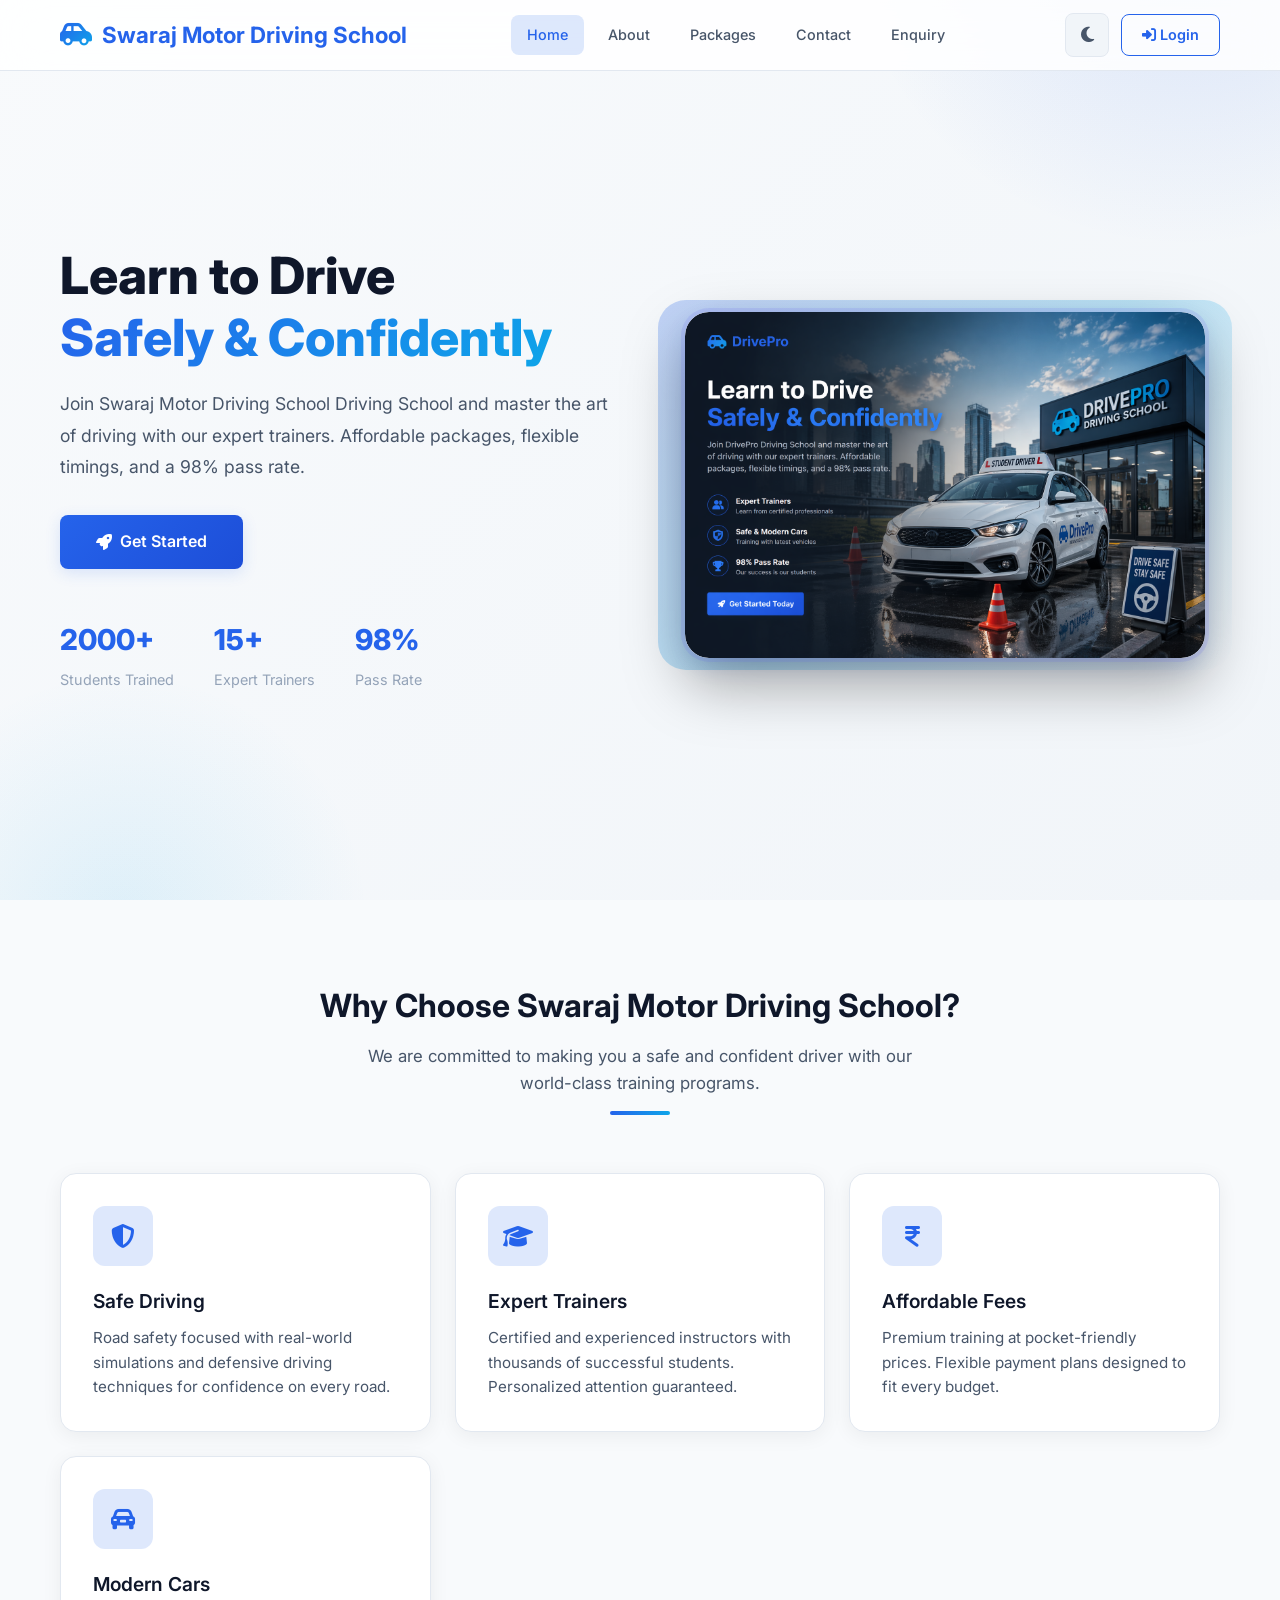
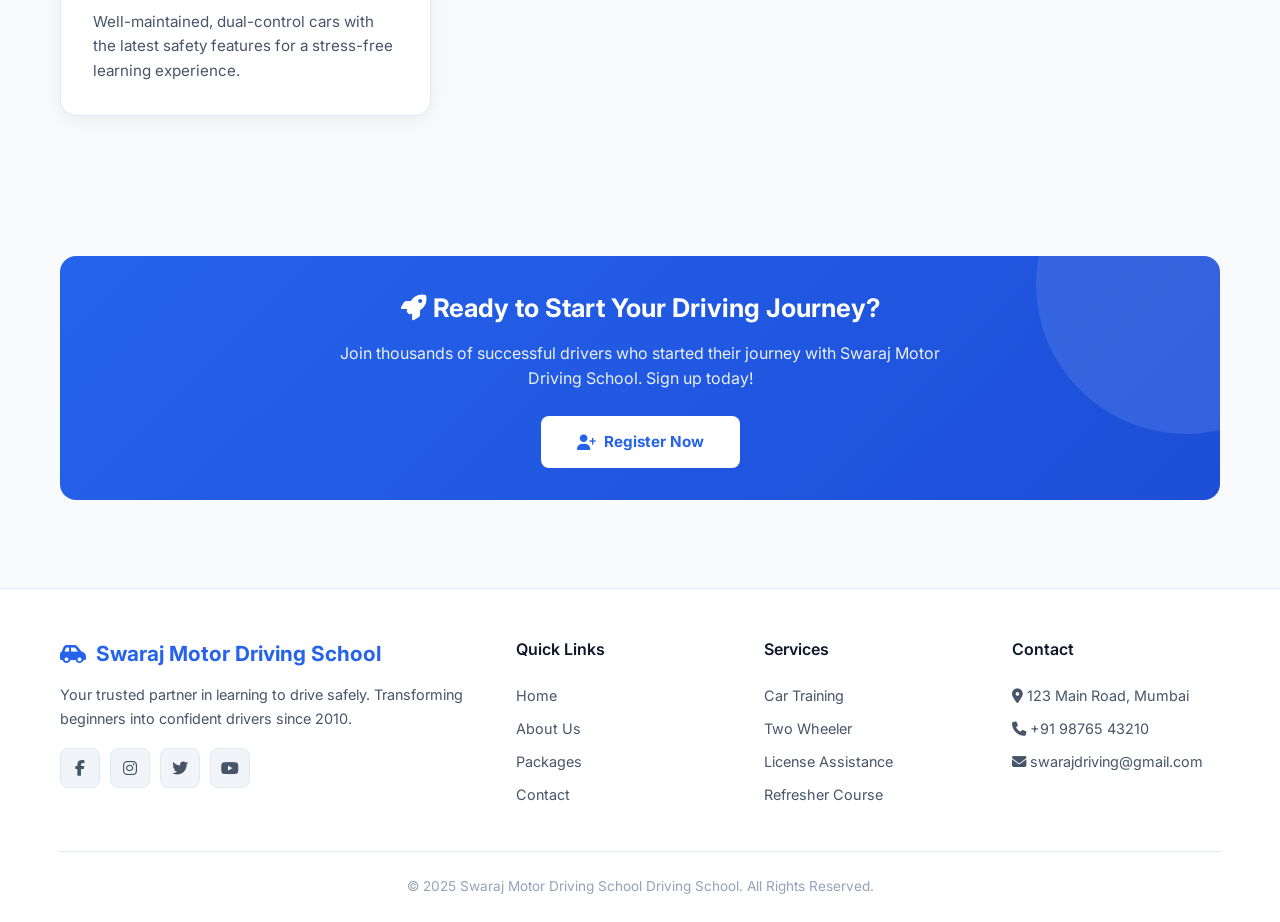
<file: cardrivingproject/index.html>
<!DOCTYPE html>
<html lang="en" data-theme="light">

<head>
  <meta charset="UTF-8">
  <meta name="viewport" content="width=device-width, initial-scale=1.0">
  <meta name="description"
    content="Swaraj Motor Driving School Driving School - Learn to drive safely with expert trainers. Affordable packages and professional training.">
  <title>Swaraj Motor Driving School - Driving School Management System</title>
  <link rel="stylesheet" href="https://cdnjs.cloudflare.com/ajax/libs/font-awesome/6.5.1/css/all.min.css">
  <link rel="stylesheet" href="style.css">
</head>

<body>

  <!-- ========== NAVBAR ========== -->
  <nav class="navbar" id="mainNav">
    <div class="container">
      <a href="index.html" class="logo">
        <i class="fas fa-car-side"></i>Swaraj Motor Driving School
      </a>

      <div class="nav-links" id="navLinks">
        <a href="index.html" class="active">Home</a>
        <a href="about.html">About</a>
        <a href="packages.html">Packages</a>
        <a href="contact.html">Contact</a>
        <a href="enquiry.html">Enquiry</a>
      </div>

      <div class="nav-actions">
        <button class="theme-toggle" aria-label="Toggle theme">
          <i class="fas fa-moon"></i>
        </button>
        <a href="login.html" class="nav-auth-btn login-btn" id="navLoginBtn">
          <i class="fas fa-sign-in-alt"></i> Login
        </a>
        <button class="menu-toggle" aria-label="Menu">
          <i class="fas fa-bars"></i>
        </button>
      </div>
    </div>
  </nav>

  <!-- ========== HERO SECTION ========== -->
  <section class="hero" id="hero">
    <div class="container">
      <div class="hero-content">
        <h1>Learn to Drive<br><span>Safely & Confidently</span></h1>
        <p>Join Swaraj Motor Driving School Driving School and master the art of driving with our expert trainers. Affordable packages,
          flexible timings, and a 98% pass rate.</p>

        <!-- CTA Button -->
        <div class="hero-buttons" id="heroAuthSection">
          <a href="signup.html" class="btn btn-primary btn-lg">
            <i class="fas fa-rocket"></i> Get Started
          </a>
        </div>

        <!-- Logged-in buttons (hidden by default, shown via JS) -->
        <div class="hero-buttons" id="heroLoggedInSection" style="display:none;">
          <a href="dashboard.html" class="btn btn-primary btn-lg" id="heroDashboardBtn">
            <i class="fas fa-tachometer-alt"></i> My Dashboard
          </a>
          <!-- No logout button here; logout is in the dashboard sidebar only -->
        </div>

        <!-- Stats Row -->
        <div class="hero-stats">
          <div class="stat-item">
            <h3>2000+</h3>
            <p>Students Trained</p>
          </div>
          <div class="stat-item">
            <h3>15+</h3>
            <p>Expert Trainers</p>
          </div>
          <div class="stat-item">
            <h3>98%</h3>
            <p>Pass Rate</p>
          </div>
        </div>
      </div>

      <!-- Hero Image -->
      <div class="hero-visual">
        <div class="hero-image-wrapper">
          <img
            src="image/driving-school.png"
            alt="Swaraj Motor Driving School Driving School - Professional car driving training"
            class="hero-img"
          >
        </div>
      </div>
    </div>
  </section>

  <!-- ========== HIGHLIGHTS ========== -->
  <section class="section" id="highlights">
    <div class="container">
      <div class="section-title fade-up">
        <h2>Why Choose Swaraj Motor Driving School?</h2>
        <p>We are committed to making you a safe and confident driver with our world-class training programs.</p>
        <div class="title-accent"></div>
      </div>

      <div class="features-grid">
        <div class="card fade-up">
          <div class="card-icon"><i class="fas fa-shield-halved"></i></div>
          <h3>Safe Driving</h3>
          <p>Road safety focused with real-world simulations and defensive driving techniques for confidence on every
            road.</p>
        </div>
        <div class="card fade-up">
          <div class="card-icon"><i class="fas fa-graduation-cap"></i></div>
          <h3>Expert Trainers</h3>
          <p>Certified and experienced instructors with thousands of successful students. Personalized attention
            guaranteed.</p>
        </div>
        <div class="card fade-up">
          <div class="card-icon"><i class="fas fa-indian-rupee-sign"></i></div>
          <h3>Affordable Fees</h3>
          <p>Premium training at pocket-friendly prices. Flexible payment plans designed to fit every budget.</p>
        </div>
        <div class="card fade-up">
          <div class="card-icon"><i class="fas fa-car-rear"></i></div>
          <h3>Modern Cars</h3>
          <p>Well-maintained, dual-control cars with the latest safety features for a stress-free learning experience.
          </p>
        </div>
      </div>
    </div>
  </section>

  <!-- ========== CTA SECTION ========== -->
  <section class="section" style="padding: 60px 0;">
    <div class="container">
      <div class="dashboard-welcome fade-up" style="text-align:center;">
        <h2><i class="fas fa-rocket"></i> Ready to Start Your Driving Journey?</h2>
        <p style="max-width:600px;margin:12px auto 24px;">Join thousands of successful drivers who started their journey
          with Swaraj Motor Driving School. Sign up today!</p>
        <a href="signup.html" class="btn"
          style="background:white;color:var(--primary);font-weight:700;padding:14px 36px;">
          <i class="fas fa-user-plus"></i> Register Now
        </a>
      </div>
    </div>
  </section>

  <!-- ========== FOOTER ========== -->
  <footer class="footer">
    <div class="container">
      <div class="footer-grid">
        <div class="footer-brand">
          <div class="logo"><i class="fas fa-car-side"></i> Swaraj Motor Driving School</div>
          <p>Your trusted partner in learning to drive safely. Transforming beginners into confident drivers since 2010.
          </p>
          <div class="footer-social">
            <a href="#"><i class="fab fa-facebook-f"></i></a>
            <a href="#"><i class="fab fa-instagram"></i></a>
            <a href="#"><i class="fab fa-twitter"></i></a>
            <a href="#"><i class="fab fa-youtube"></i></a>
          </div>
        </div>
        <div class="footer-col">
          <h4>Quick Links</h4>
          <a href="index.html">Home</a>
          <a href="about.html">About Us</a>
          <a href="packages.html">Packages</a>
          <a href="contact.html">Contact</a>
        </div>
        <div class="footer-col">
          <h4>Services</h4>
          <a href="#">Car Training</a>
          <a href="#">Two Wheeler</a>
          <a href="#">License Assistance</a>
          <a href="#">Refresher Course</a>
        </div>
        <div class="footer-col">
          <h4>Contact</h4>
          <a href="#"><i class="fas fa-map-marker-alt"></i> 123 Main Road, Mumbai</a>
          <a href="tel:+919876543210"><i class="fas fa-phone"></i> +91 98765 43210</a>
          <a href="mailto:swarajdriving@gmail.com"><i class="fas fa-envelope"></i> swarajdriving@gmail.com</a>
        </div>
      </div>
      <div class="footer-bottom">
        <p>&copy; 2025 Swaraj Motor Driving School Driving School. All Rights Reserved.</p>
      </div>
    </div>
  </footer>

  <script src="script.js"></script>
</body>

</html>
</file>
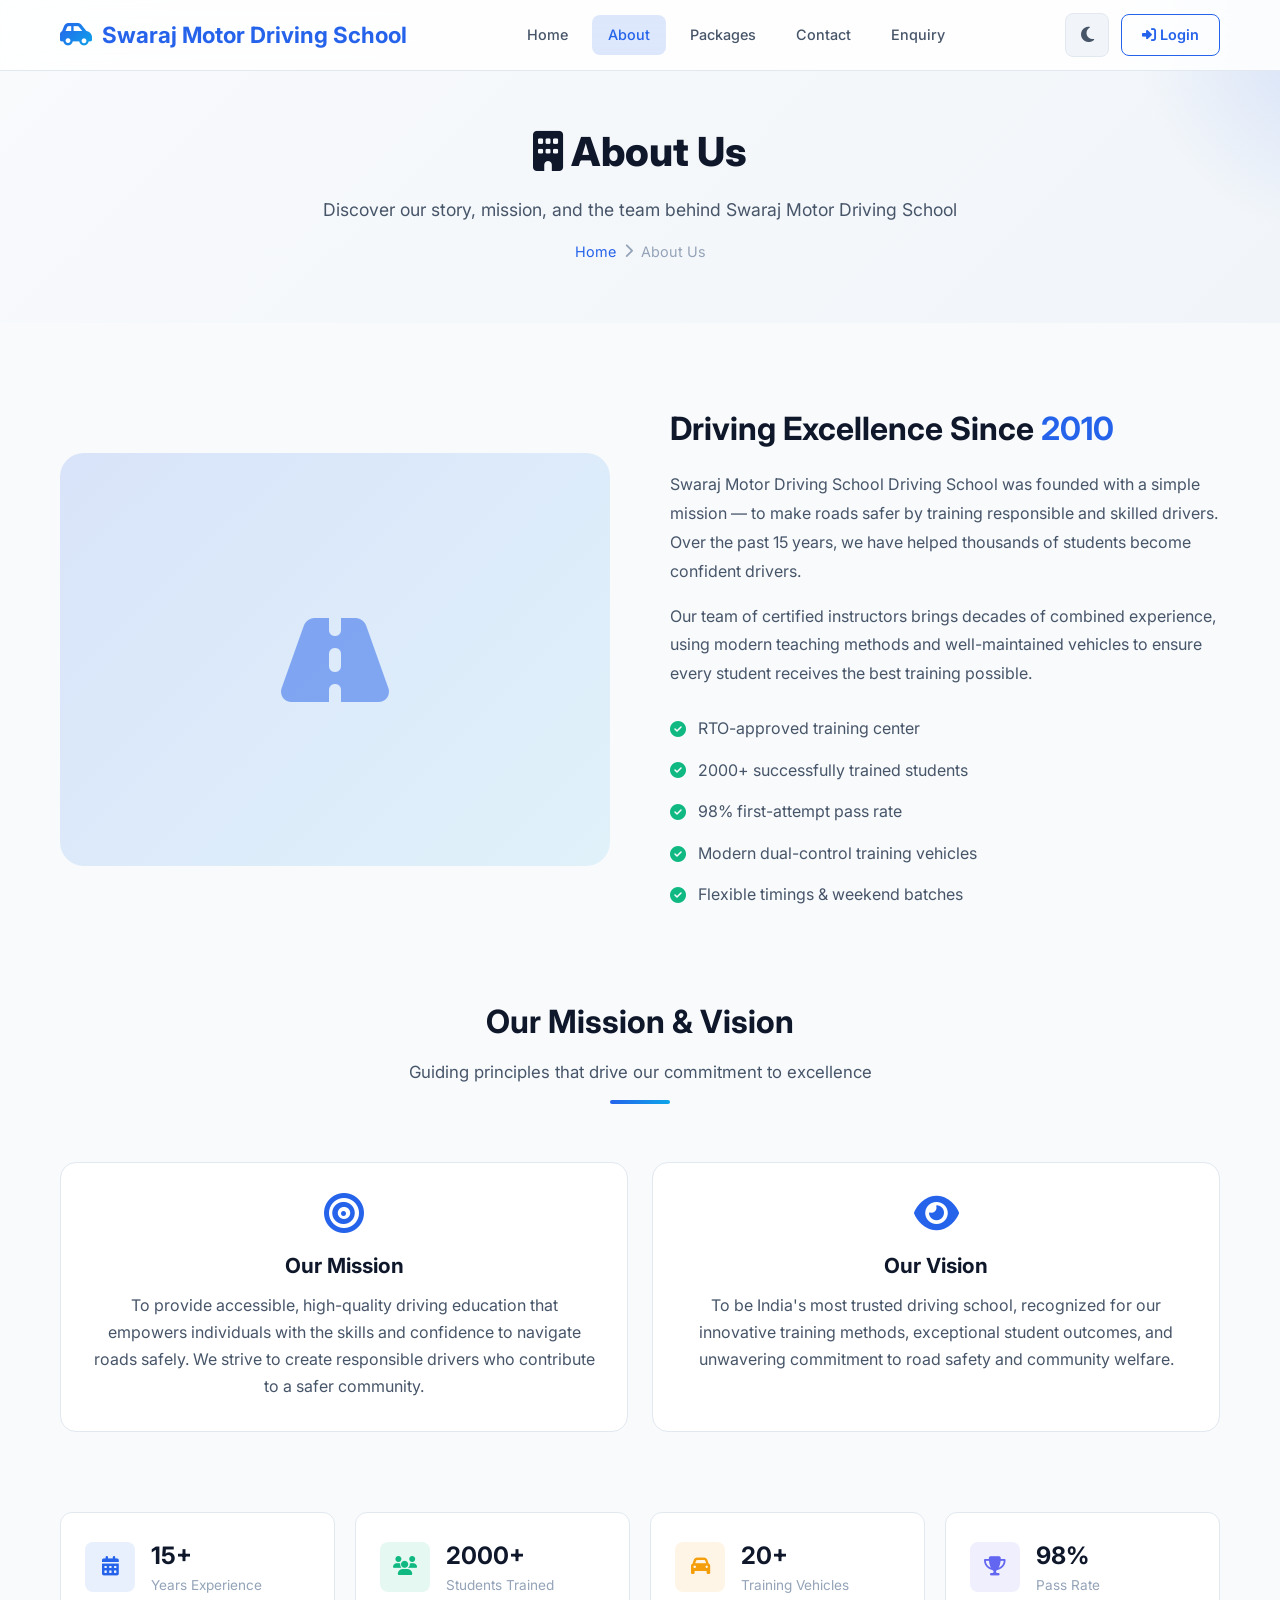
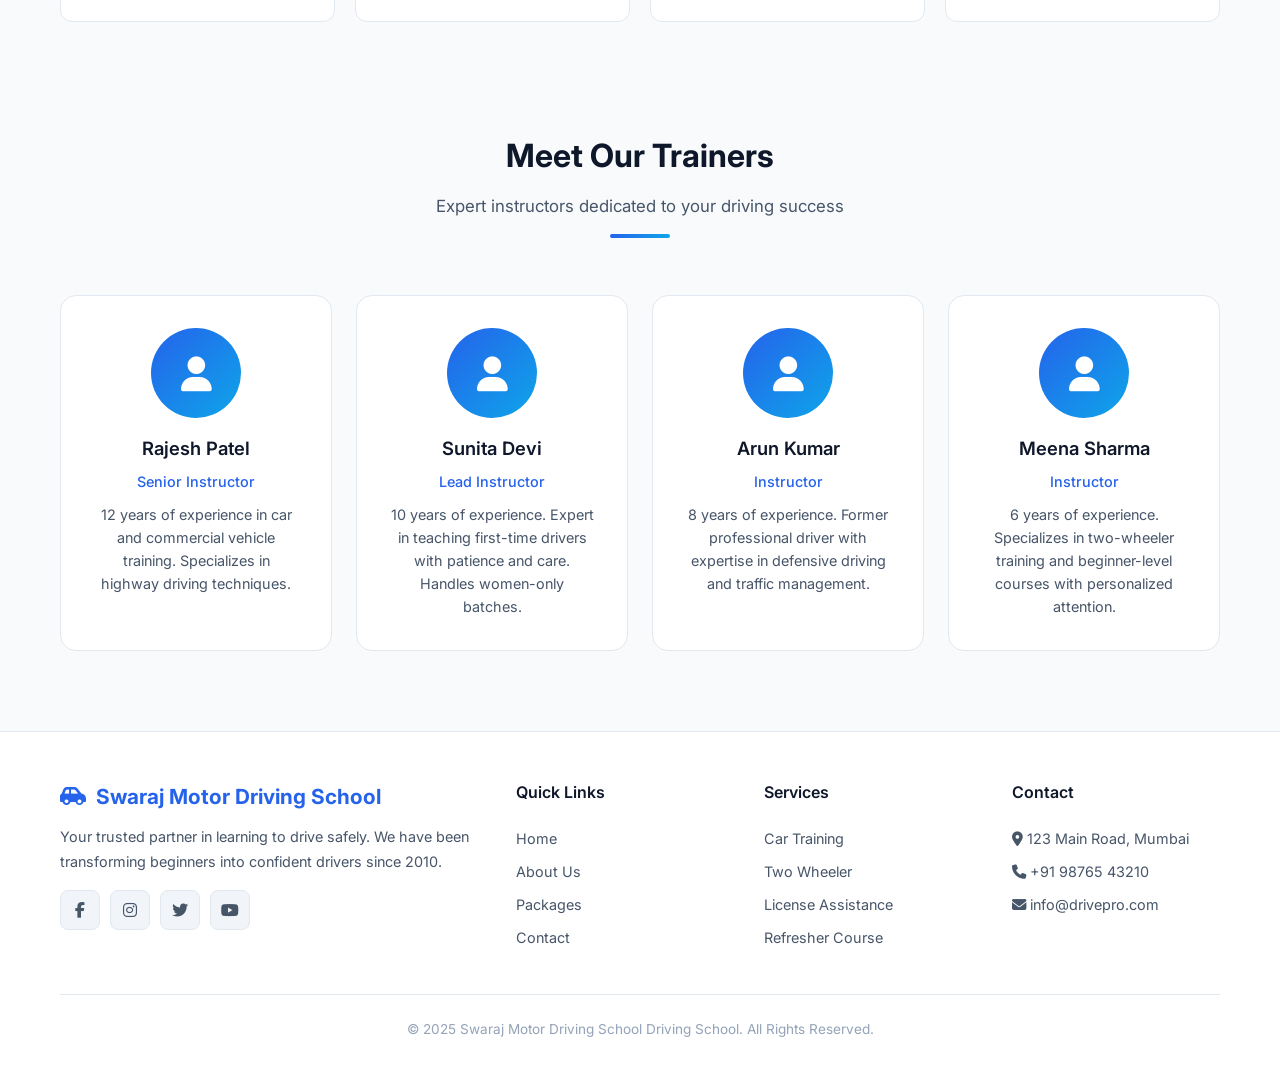
<file: cardrivingproject/about.html>
<!DOCTYPE html>
<html lang="en" data-theme="light">
<head>
  <meta charset="UTF-8">
  <meta name="viewport" content="width=device-width, initial-scale=1.0">
  <meta name="description" content="Learn about Swaraj Motor Driving School Driving School - our mission, vision, experienced trainers, and commitment to road safety.">
  <title>About Us - Swaraj Motor Driving School Driving School</title>
  <link rel="stylesheet" href="https://cdnjs.cloudflare.com/ajax/libs/font-awesome/6.5.1/css/all.min.css">
  <link rel="stylesheet" href="style.css">
</head>
<body>

  <!-- NAVBAR -->
  <nav class="navbar">
    <div class="container">
      <a href="index.html" class="logo"><i class="fas fa-car-side"></i> Swaraj Motor Driving School</a>
      <div class="nav-links" id="navLinks">
        <a href="index.html">Home</a>
        <a href="about.html" class="active">About</a>
        <a href="packages.html">Packages</a>
        <a href="contact.html">Contact</a>
        <a href="enquiry.html">Enquiry</a>
      </div>
      <div class="nav-actions">
        <button class="theme-toggle" aria-label="Toggle theme">
          <i class="fas fa-moon"></i>
        </button>
        <a href="login.html" class="nav-auth-btn login-btn" id="navLoginBtn">
          <i class="fas fa-sign-in-alt"></i> Login
        </a>
        <button class="menu-toggle" aria-label="Menu">
          <i class="fas fa-bars"></i>
        </button>
      </div>
    </div>
  </nav>

  <!-- PAGE HEADER -->
  <section class="page-header">
    <h1><i class="fas fa-building"></i> About Us</h1>
    <p>Discover our story, mission, and the team behind Swaraj Motor Driving School</p>
    <div class="breadcrumb">
      <a href="index.html">Home</a> <i class="fas fa-chevron-right"></i> <span>About Us</span>
    </div>
  </section>

  <!-- ABOUT SECTION -->
  <section class="section">
    <div class="container">
      <div class="about-grid fade-up">
        <div class="about-image">
          <i class="fas fa-road"></i>
        </div>
        <div class="about-content">
          <h2>Driving Excellence Since <span class="text-primary-color">2010</span></h2>
          <p>Swaraj Motor Driving School Driving School was founded with a simple mission — to make roads safer by training responsible and skilled drivers. Over the past 15 years, we have helped thousands of students become confident drivers.</p>
          <p>Our team of certified instructors brings decades of combined experience, using modern teaching methods and well-maintained vehicles to ensure every student receives the best training possible.</p>
          <ul class="about-list">
            <li><i class="fas fa-check-circle"></i> RTO-approved training center</li>
            <li><i class="fas fa-check-circle"></i> 2000+ successfully trained students</li>
            <li><i class="fas fa-check-circle"></i> 98% first-attempt pass rate</li>
            <li><i class="fas fa-check-circle"></i> Modern dual-control training vehicles</li>
            <li><i class="fas fa-check-circle"></i> Flexible timings & weekend batches</li>
          </ul>
        </div>
      </div>
    </div>
  </section>

  <!-- MISSION & VISION -->
  <section class="section" style="padding-top:0;">
    <div class="container">
      <div class="section-title fade-up">
        <h2>Our Mission & Vision</h2>
        <p>Guiding principles that drive our commitment to excellence</p>
        <div class="title-accent"></div>
      </div>

      <div class="vision-mission fade-up">
        <div class="vm-card">
          <i class="fas fa-bullseye"></i>
          <h3>Our Mission</h3>
          <p>To provide accessible, high-quality driving education that empowers individuals with the skills and confidence to navigate roads safely. We strive to create responsible drivers who contribute to a safer community.</p>
        </div>
        <div class="vm-card">
          <i class="fas fa-eye"></i>
          <h3>Our Vision</h3>
          <p>To be India's most trusted driving school, recognized for our innovative training methods, exceptional student outcomes, and unwavering commitment to road safety and community welfare.</p>
        </div>
      </div>
    </div>
  </section>

  <!-- EXPERIENCE -->
  <section class="section" style="padding-top:0;">
    <div class="container">
      <div class="stats-grid fade-up">
        <div class="stat-card">
          <div class="stat-icon blue"><i class="fas fa-calendar-alt"></i></div>
          <div class="stat-info"><h3>15+</h3><p>Years Experience</p></div>
        </div>
        <div class="stat-card">
          <div class="stat-icon green"><i class="fas fa-users"></i></div>
          <div class="stat-info"><h3>2000+</h3><p>Students Trained</p></div>
        </div>
        <div class="stat-card">
          <div class="stat-icon orange"><i class="fas fa-car"></i></div>
          <div class="stat-info"><h3>20+</h3><p>Training Vehicles</p></div>
        </div>
        <div class="stat-card">
          <div class="stat-icon purple"><i class="fas fa-trophy"></i></div>
          <div class="stat-info"><h3>98%</h3><p>Pass Rate</p></div>
        </div>
      </div>
    </div>
  </section>

  <!-- TRAINERS -->
  <section class="section" style="padding-top:0;">
    <div class="container">
      <div class="section-title fade-up">
        <h2>Meet Our Trainers</h2>
        <p>Expert instructors dedicated to your driving success</p>
        <div class="title-accent"></div>
      </div>

      <div class="trainers-grid fade-up">
        <div class="trainer-card">
          <div class="trainer-avatar"><i class="fas fa-user"></i></div>
          <h3>Rajesh Patel</h3>
          <p class="role">Senior Instructor</p>
          <p>12 years of experience in car and commercial vehicle training. Specializes in highway driving techniques.</p>
        </div>
        <div class="trainer-card">
          <div class="trainer-avatar"><i class="fas fa-user"></i></div>
          <h3>Sunita Devi</h3>
          <p class="role">Lead Instructor</p>
          <p>10 years of experience. Expert in teaching first-time drivers with patience and care. Handles women-only batches.</p>
        </div>
        <div class="trainer-card">
          <div class="trainer-avatar"><i class="fas fa-user"></i></div>
          <h3>Arun Kumar</h3>
          <p class="role">Instructor</p>
          <p>8 years of experience. Former professional driver with expertise in defensive driving and traffic management.</p>
        </div>
        <div class="trainer-card">
          <div class="trainer-avatar"><i class="fas fa-user"></i></div>
          <h3>Meena Sharma</h3>
          <p class="role">Instructor</p>
          <p>6 years of experience. Specializes in two-wheeler training and beginner-level courses with personalized attention.</p>
        </div>
      </div>
    </div>
  </section>

  <!-- FOOTER -->
  <footer class="footer">
    <div class="container">
      <div class="footer-grid">
        <div class="footer-brand">
          <div class="logo"><i class="fas fa-car-side"></i> Swaraj Motor Driving School</div>
          <p>Your trusted partner in learning to drive safely. We have been transforming beginners into confident drivers since 2010.</p>
          <div class="footer-social">
            <a href="#"><i class="fab fa-facebook-f"></i></a>
            <a href="#"><i class="fab fa-instagram"></i></a>
            <a href="#"><i class="fab fa-twitter"></i></a>
            <a href="#"><i class="fab fa-youtube"></i></a>
          </div>
        </div>
        <div class="footer-col">
          <h4>Quick Links</h4>
          <a href="index.html">Home</a><a href="about.html">About Us</a><a href="packages.html">Packages</a><a href="contact.html">Contact</a>
        </div>
        <div class="footer-col">
          <h4>Services</h4>
          <a href="#">Car Training</a><a href="#">Two Wheeler</a><a href="#">License Assistance</a><a href="#">Refresher Course</a>
        </div>
        <div class="footer-col">
          <h4>Contact</h4>
          <a href="#"><i class="fas fa-map-marker-alt"></i> 123 Main Road, Mumbai</a>
          <a href="tel:+919876543210"><i class="fas fa-phone"></i> +91 98765 43210</a>
          <a href="mailto:info@drivepro.com"><i class="fas fa-envelope"></i> info@drivepro.com</a>
        </div>
      </div>
      <div class="footer-bottom">
        <p>&copy; 2025 Swaraj Motor Driving School Driving School. All Rights Reserved.</p>
      </div>
    </div>
  </footer>

  <script src="script.js"></script>
</body>
</html>
</file>
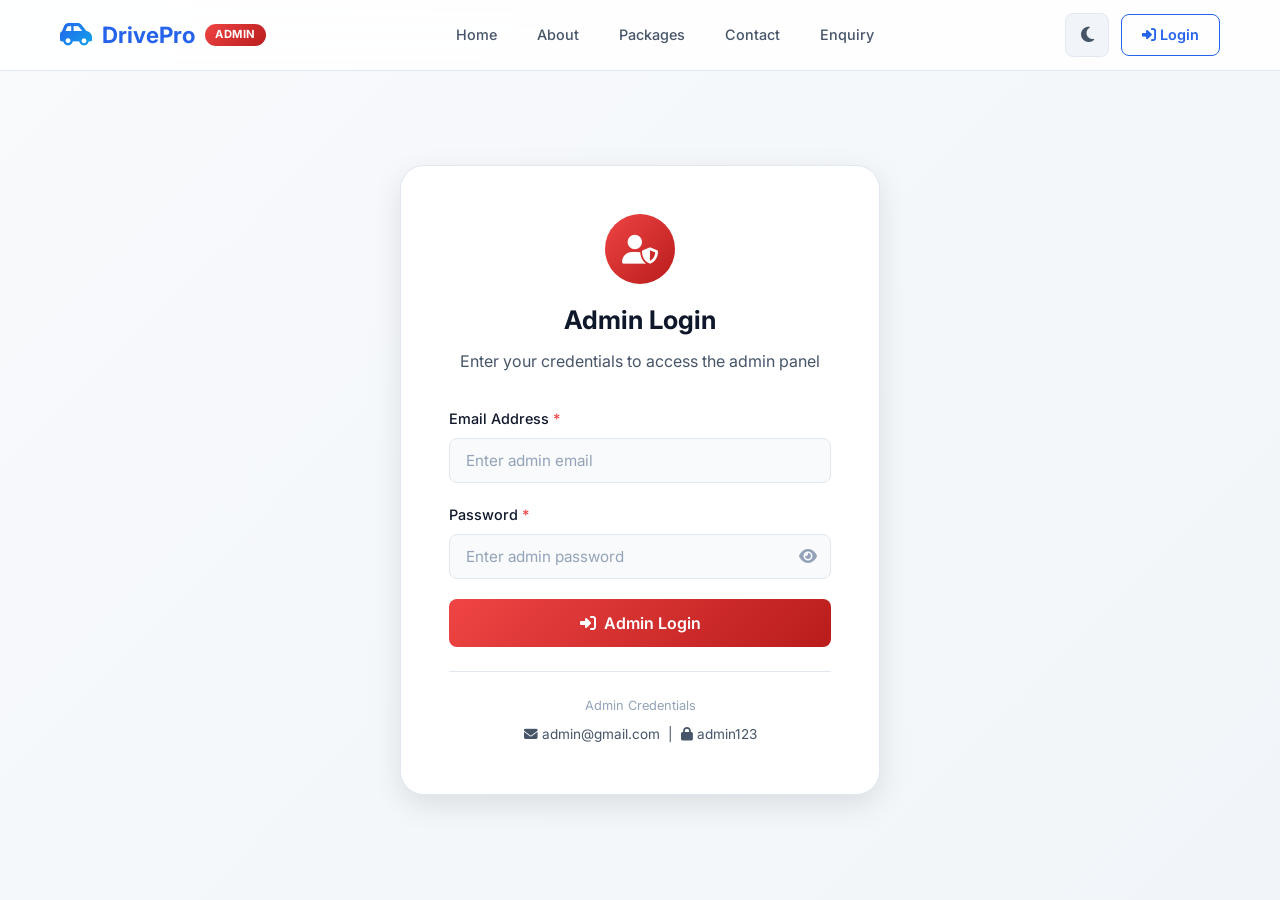
<file: cardrivingproject/admin.html>
<!DOCTYPE html>
<html lang="en" data-theme="light">

<head>
  <meta charset="UTF-8">
  <meta name="viewport" content="width=device-width, initial-scale=1.0">
  <meta name="description" content="DrivePro Admin Panel - Manage users, applications, payments, and enquiries.">
  <title>Admin Panel - DrivePro Driving School</title>
  <link rel="stylesheet" href="https://cdnjs.cloudflare.com/ajax/libs/font-awesome/6.5.1/css/all.min.css">
  <link rel="stylesheet" href="style.css">
</head>

<body>

  <!-- NAVBAR -->
  <nav class="navbar">
    <div class="container">
      <a href="index.html" class="logo"><i class="fas fa-car-side"></i> DrivePro <span class="admin-badge">Admin</span></a>
      <div class="nav-links" id="navLinks">
        <a href="index.html">Home</a>
        <a href="about.html">About</a>
        <a href="packages.html">Packages</a>
        <a href="contact.html">Contact</a>
        <a href="enquiry.html">Enquiry</a>
      </div>
      <div class="nav-actions">
        <button class="theme-toggle" aria-label="Toggle theme">
          <i class="fas fa-moon"></i>
        </button>
        <a href="login.html" class="nav-auth-btn login-btn" id="navLoginBtn">
          <i class="fas fa-sign-in-alt"></i> Login
        </a>
        <button class="menu-toggle" aria-label="Menu">
          <i class="fas fa-bars"></i>
        </button>
      </div>
    </div>
  </nav>

  <!-- ===== ADMIN LOGIN ===== -->
  <section class="auth-page" id="adminLoginSection">
    <div class="auth-card fade-up">
      <div class="auth-header">
        <div class="auth-icon" style="background:linear-gradient(135deg, #ef4444, #b91c1c);">
          <i class="fas fa-user-shield"></i>
        </div>
        <h2>Admin Login</h2>
        <p>Enter your credentials to access the admin panel</p>
      </div>

      <form id="adminLoginForm">
        <div class="form-group">
          <label>Email Address <span class="required">*</span></label>
          <input type="email" name="email" class="form-control" placeholder="Enter admin email" required>
          <p class="error-message"></p>
        </div>

        <div class="form-group">
          <label>Password <span class="required">*</span></label>
          <div class="password-toggle">
            <input type="password" name="password" class="form-control" placeholder="Enter admin password" required>
            <i class="toggle-pw fas fa-eye"></i>
          </div>
          <p class="error-message"></p>
        </div>

        <button type="submit" class="btn btn-block btn-lg"
          style="background:linear-gradient(135deg, #ef4444, #b91c1c);color:white;">
          <i class="fas fa-sign-in-alt"></i> Admin Login
        </button>
      </form>

      <div class="divider"></div>
      <div style="text-align:center;">
        <p style="color:var(--text-muted);font-size:0.8rem;margin-bottom:8px;">Admin Credentials</p>
        <p style="font-size:0.85rem;color:var(--text-secondary);">
          <i class="fas fa-envelope"></i> admin@gmail.com &nbsp;|&nbsp; <i class="fas fa-lock"></i> admin123
        </p>
      </div>
    </div>
  </section>

  <!-- ===== ADMIN  ===== -->
  <div class="dashboard-layout" id="adminDashboardSection" style="display:none;">
    <!-- SIDEBAR -->
    <aside class="sidebar">
      <div class="sidebar-header">
        <div class="user-info">
          <div class="user-avatar" style="background:linear-gradient(135deg, #ef4444, #b91c1c);">
            <i class="fas fa-user-shield" style="font-size:1.1rem;"></i>
          </div>
          <div>
            <div class="user-name">Admin</div>
            <div class="user-role">Administrator</div>
          </div>
        </div>
      </div>

      <div class="sidebar-menu">
        <div class="menu-label">Dashboard</div>
        <a href="#" data-page="adminHome" class="active"><i class="fas fa-chart-pie"></i> Overview</a>
        <a href="#" data-page="adminApps"><i class="fas fa-users"></i> Applications</a>
        <a href="#" data-page="adminPayments"><i class="fas fa-credit-card"></i> Payments</a>
        <a href="#" data-page="adminEnquiries"><i class="fas fa-envelope-open"></i> Enquiries</a>
        <a href="#" data-page="adminSearch"><i class="fas fa-search"></i> Search</a>

        <div class="menu-label" style="margin-top:16px;">Account</div>
        <a href="#" id="adminLogoutBtn"><i class="fas fa-sign-out-alt"></i> Logout</a>
      </div>
    </aside>

    <!-- MAIN CONTENT -->
    <main class="dashboard-main">

      <!-- ===== ADMIN HOME ===== -->
      <div class="dashboard-page active" id="adminHome">
        <div class="dashboard-welcome" style="background:linear-gradient(135deg, #ef4444, #b91c1c);">
          <h2><i class="fas fa-chart-line"></i> Admin Dashboard</h2>
          <p>Overview of all users, applications, payments, and enquiries</p>
        </div>

        <div class="stats-grid">
          <div class="stat-card">
            <div class="stat-icon blue"><i class="fas fa-users"></i></div>
            <div class="stat-info">
              <h3 id="totalUsers">0</h3>
              <p>Total Users</p>
            </div>
          </div>
          <div class="stat-card">
            <div class="stat-icon purple"><i class="fas fa-file-alt"></i></div>
            <div class="stat-info">
              <h3 id="totalApps">0</h3>
              <p>Applications</p>
            </div>
          </div>
          <div class="stat-card">
            <div class="stat-icon green"><i class="fas fa-check-circle"></i></div>
            <div class="stat-info">
              <h3 id="approvedApps">0</h3>
              <p>Approved</p>
            </div>
          </div>
          <div class="stat-card">
            <div class="stat-icon orange"><i class="fas fa-clock"></i></div>
            <div class="stat-info">
              <h3 id="pendingApps">0</h3>
              <p>Pending</p>
            </div>
          </div>
          <div class="stat-card">
            <div class="stat-icon red"><i class="fas fa-envelope"></i></div>
            <div class="stat-info">
              <h3 id="totalEnquiries">0</h3>
              <p>Enquiries</p>
            </div>
          </div>
          <div class="stat-card">
            <div class="stat-icon green"><i class="fas fa-indian-rupee-sign"></i></div>
            <div class="stat-info">
              <h3 id="totalRevenue">₹0</h3>
              <p>Revenue</p>
            </div>
          </div>
        </div>

        <!-- Recent Applications -->
        <div class="table-container">
          <div class="table-header">
            <h3><i class="fas fa-clock"></i> Recent Applications</h3>
          </div>
          <div class="table-responsive">
            <table class="data-table">
              <thead>
                <tr>
                  <th>Reg No.</th>
                  <th>Name</th>
                  <th>Email</th>
                  <th>Package</th>
                  <th>Date</th>
                  <th>Status</th>
                  <th>Payment</th>
                  <th>Actions</th>
                </tr>
              </thead>
              <tbody id="allUsersTable"></tbody>
            </table>
          </div>
        </div>
      </div>

      <!-- ===== APPLICATIONS PAGE ===== -->
      <div class="dashboard-page" id="adminApps">
        <h2 style="margin-bottom:24px;font-weight:700;"><i class="fas fa-users text-primary-color"></i> Applications
          Management</h2>

        <div class="tabs-container">
          <div class="tabs">
            <button class="tab-btn active" data-tab="tabNew">New (Pending)</button>
            <button class="tab-btn" data-tab="tabApproved">Approved</button>
            <button class="tab-btn" data-tab="tabCancelled">Cancelled</button>
            <button class="tab-btn" data-tab="tabAll">All Users</button>
          </div>
        </div>

        <div class="tab-content active" id="tabNew">
          <div class="table-container">
            <div class="table-header">
              <h3>New / Pending Applications</h3>
            </div>
            <div class="table-responsive">
              <table class="data-table">
                <thead>
                  <tr>
                    <th>Reg No.</th>
                    <th>Name</th>
                    <th>Email</th>
                    <th>Package</th>
                    <th>Date</th>
                    <th>Payment</th>
                    <th>Actions</th>
                  </tr>
                </thead>
                <tbody id="newUsersTable"></tbody>
              </table>
            </div>
          </div>
        </div>

        <div class="tab-content" id="tabApproved">
          <div class="table-container">
            <div class="table-header">
              <h3>Approved Applications</h3>
            </div>
            <div class="table-responsive">
              <table class="data-table">
                <thead>
                  <tr>
                    <th>Reg No.</th>
                    <th>Name</th>
                    <th>Email</th>
                    <th>Package</th>
                    <th>Date</th>
                    <th>Payment</th>
                    <th>Status</th>
                  </tr>
                </thead>
                <tbody id="approvedUsersTable"></tbody>
              </table>
            </div>
          </div>
        </div>

        <div class="tab-content" id="tabCancelled">
          <div class="table-container">
            <div class="table-header">
              <h3>Cancelled Applications</h3>
            </div>
            <div class="table-responsive">
              <table class="data-table">
                <thead>
                  <tr>
                    <th>Reg No.</th>
                    <th>Name</th>
                    <th>Email</th>
                    <th>Package</th>
                    <th>Date</th>
                    <th>Payment</th>
                    <th>Status</th>
                  </tr>
                </thead>
                <tbody id="cancelledUsersTable"></tbody>
              </table>
            </div>
          </div>
        </div>

        <div class="tab-content" id="tabAll">
          <div class="table-container">
            <div class="table-header">
              <h3>All Applications</h3>
            </div>
            <div class="table-responsive">
              <table class="data-table">
                <thead>
                  <tr>
                    <th>Reg No.</th>
                    <th>Name</th>
                    <th>Email</th>
                    <th>Package</th>
                    <th>Date</th>
                    <th>Status</th>
                    <th>Payment</th>
                    <th>Actions</th>
                  </tr>
                </thead>
                <tbody id="allUsersTable2"></tbody>
              </table>
            </div>
          </div>
        </div>
      </div>

      <!-- ===== PAYMENTS PAGE ===== -->
      <div class="dashboard-page" id="adminPayments">
        <h2 style="margin-bottom:24px;font-weight:700;"><i class="fas fa-credit-card text-primary-color"></i> Payments
          Management</h2>

        <div class="tabs-container">
          <div class="tabs">
            <button class="tab-btn active" data-tab="tabFullPay">Full Payment</button>
            <button class="tab-btn" data-tab="tabPartialPay">Partial (Advance)</button>
            <button class="tab-btn" data-tab="tabRemainPay">Remaining Pending</button>
          </div>
        </div>

        <div class="tab-content active" id="tabFullPay">
          <div class="table-container">
            <div class="table-header">
              <h3>Full Payments Received</h3>
            </div>
            <div class="table-responsive">
              <table class="data-table">
                <thead>
                  <tr>
                    <th>Reg No.</th>
                    <th>Name</th>
                    <th>Package</th>
                    <th>Total (₹)</th>
                    <th>Paid (₹)</th>
                    <th>Status</th>
                  </tr>
                </thead>
                <tbody id="fullPaymentTable"></tbody>
              </table>
            </div>
          </div>
        </div>

        <div class="tab-content" id="tabPartialPay">
          <div class="table-container">
            <div class="table-header">
              <h3>Partial / Advance Payments</h3>
            </div>
            <div class="table-responsive">
              <table class="data-table">
                <thead>
                  <tr>
                    <th>Reg No.</th>
                    <th>Name</th>
                    <th>Package</th>
                    <th>Total (₹)</th>
                    <th>Paid (₹)</th>
                    <th>Remaining (₹)</th>
                    <th>Status</th>
                  </tr>
                </thead>
                <tbody id="partialPaymentTable"></tbody>
              </table>
            </div>
          </div>
        </div>

        <div class="tab-content" id="tabRemainPay">
          <div class="table-container">
            <div class="table-header">
              <h3>Remaining Payment Pending</h3>
            </div>
            <div class="table-responsive">
              <table class="data-table">
                <thead>
                  <tr>
                    <th>Reg No.</th>
                    <th>Name</th>
                    <th>Package</th>
                    <th>Total (₹)</th>
                    <th>Remaining (₹)</th>
                    <th>Status</th>
                  </tr>
                </thead>
                <tbody id="remainingPaymentTable"></tbody>
              </table>
            </div>
          </div>
        </div>
      </div>

      <!-- ===== ENQUIRIES PAGE ===== -->
      <div class="dashboard-page" id="adminEnquiries">
        <h2 style="margin-bottom:24px;font-weight:700;"><i class="fas fa-envelope-open text-primary-color"></i>
          Enquiries</h2>
        <div id="enquiriesList">
          <div class="empty-state"><i class="fas fa-inbox"></i>
            <h3>No enquiries yet</h3>
            <p>Enquiries submitted by users will appear here</p>
          </div>
        </div>
      </div>

      <!-- ===== SEARCH PAGE ===== -->
      <div class="dashboard-page" id="adminSearch">
        <h2 style="margin-bottom:24px;font-weight:700;"><i class="fas fa-search text-primary-color"></i> Search User
        </h2>
        <div class="search-box">
          <h3><i class="fas fa-search"></i> Search by Registration Number</h3>
          <p>Enter a registration number (e.g., REG100001) to find user details</p>
          <div class="search-input-group">
            <input type="text" id="adminSearchInput" class="form-control"
              placeholder="Enter Registration Number (e.g. REG100001)">
            <button id="adminSearchBtn" class="btn btn-primary"><i class="fas fa-search"></i> Search</button>
          </div>
          <div id="searchResult"></div>
        </div>
      </div>

    </main>

    <button class="sidebar-toggle"><i class="fas fa-bars"></i></button>
  </div>

  <script src="script.js"></script>
</body>

</html>
</file>
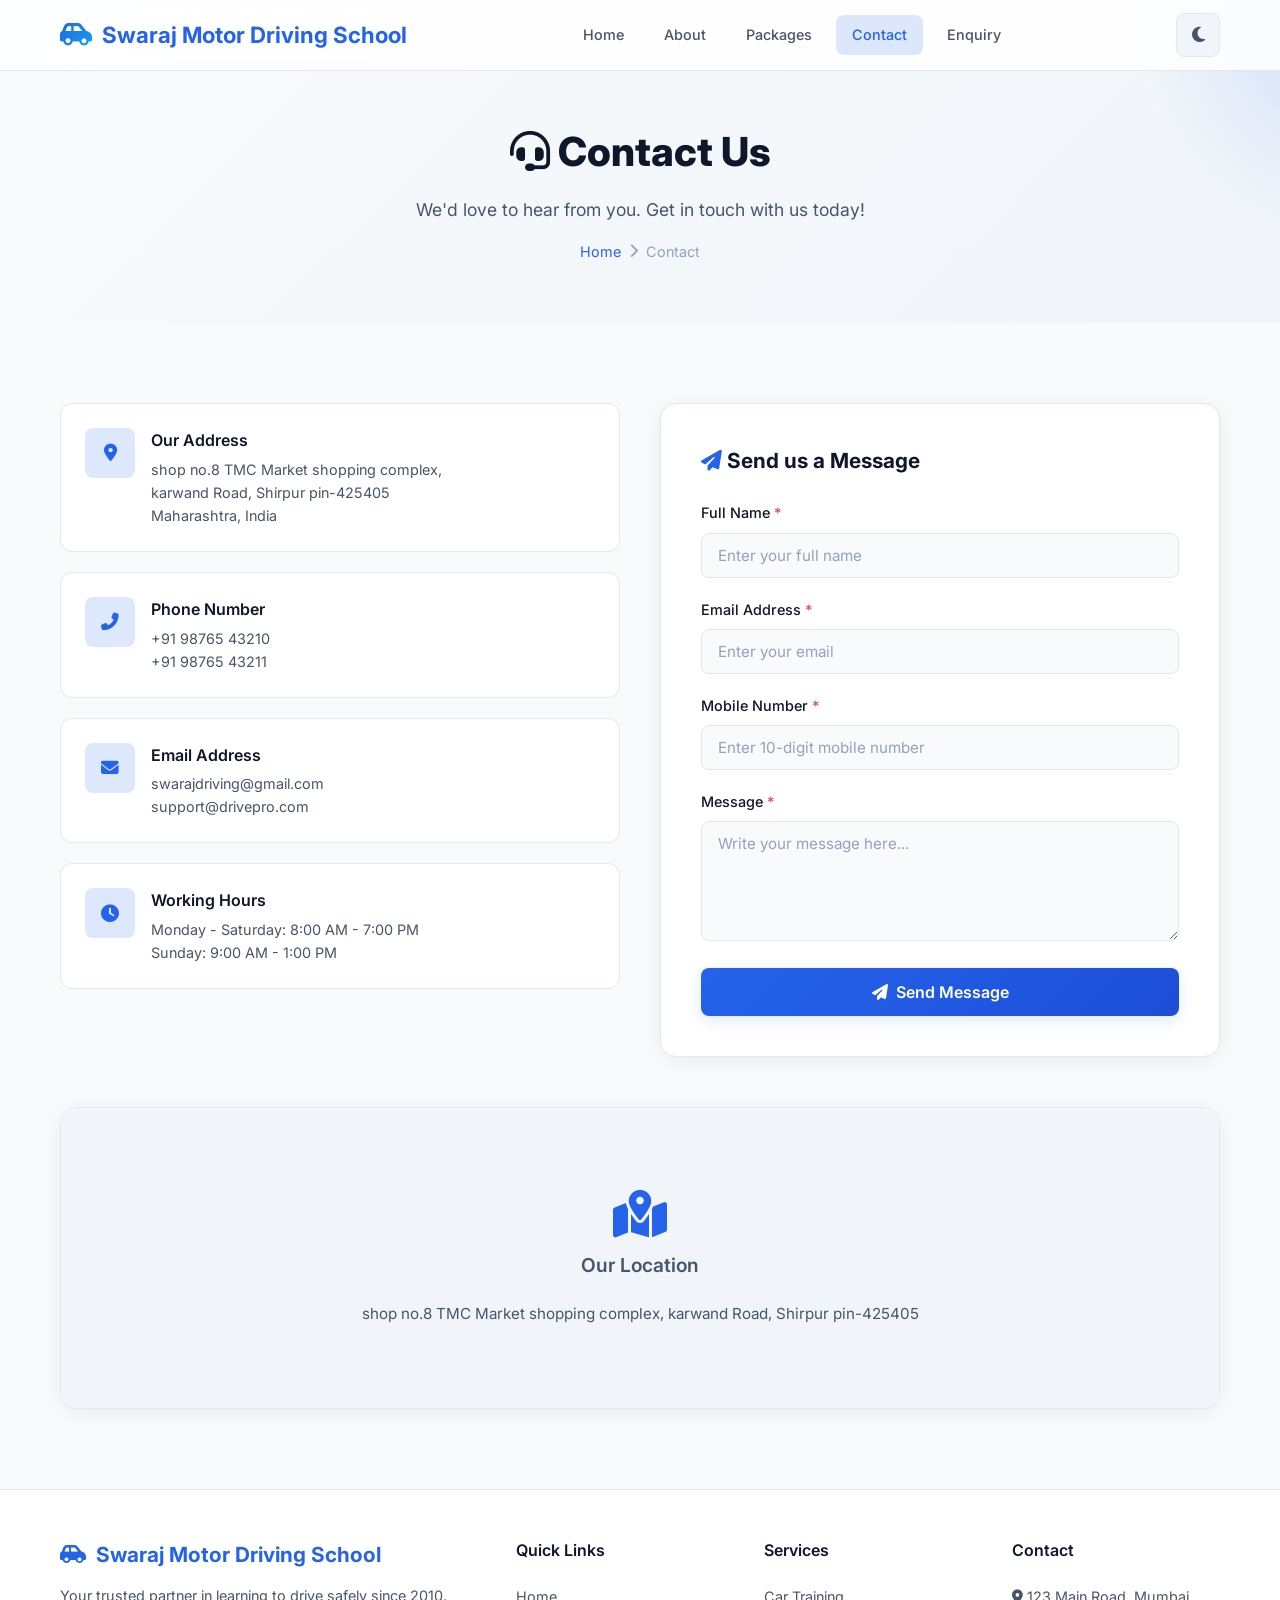
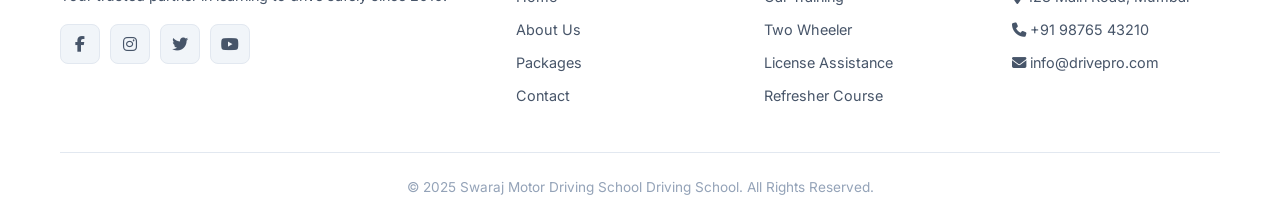
<file: cardrivingproject/contact.html>
<!DOCTYPE html>
<html lang="en" data-theme="light">
<head>
  <meta charset="UTF-8">
  <meta name="viewport" content="width=device-width, initial-scale=1.0">
  <meta name="description" content="Contact Swaraj Motor Driving School Driving School - Get in touch with us for inquiries, feedback, or any questions about our driving courses.">
  <title>Contact Us - Swaraj Motor Driving School Driving School</title>
  <link rel="stylesheet" href="https://cdnjs.cloudflare.com/ajax/libs/font-awesome/6.5.1/css/all.min.css">
  <link rel="stylesheet" href="style.css">
</head>
<body>

  <!-- NAVBAR -->
  <nav class="navbar">
    <div class="container">
      <a href="index.html" class="logo"><i class="fas fa-car-side"></i> Swaraj Motor Driving School</a>
      <div class="nav-links" id="navLinks">
        <a href="index.html">Home</a>
        <a href="about.html">About</a>
        <a href="packages.html">Packages</a>
        <a href="contact.html" class="active">Contact</a>
        <a href="enquiry.html">Enquiry</a>
      </div>
      <div class="nav-actions">
        <button class="theme-toggle" aria-label="Toggle theme">
          <i class="fas fa-moon"></i>
        </button>
        <button class="menu-toggle" aria-label="Menu">
          <i class="fas fa-bars"></i>
        </button>
      </div>
    </div>
  </nav>

  <!-- PAGE HEADER -->
  <section class="page-header">
    <h1><i class="fas fa-headset"></i> Contact Us</h1>
    <p>We'd love to hear from you. Get in touch with us today!</p>
    <div class="breadcrumb">
      <a href="index.html">Home</a> <i class="fas fa-chevron-right"></i> <span>Contact</span>
    </div>
  </section>

  <!-- CONTACT SECTION -->
  <section class="section">
    <div class="container">
      <div class="contact-grid fade-up">
        <!-- CONTACT INFO -->
        <div class="contact-info-cards">
          <div class="contact-info-card">
            <div class="info-icon"><i class="fas fa-map-marker-alt"></i></div>
            <div>
              <h4>Our Address</h4>
              <p>shop no.8 TMC Market shopping complex,<br>karwand Road, Shirpur pin-425405<br>Maharashtra, India</p>
            </div>
          </div>

          <div class="contact-info-card">
            <div class="info-icon"><i class="fas fa-phone-alt"></i></div>
            <div>
              <h4>Phone Number</h4>
              <p>+91 98765 43210</p>
              <p>+91 98765 43211</p>
            </div>
          </div>

          <div class="contact-info-card">
            <div class="info-icon"><i class="fas fa-envelope"></i></div>
            <div>
              <h4>Email Address</h4>
              <p>swarajdriving@gmail.com</p>
              <p>support@drivepro.com</p>
            </div>
          </div>

          <div class="contact-info-card">
            <div class="info-icon"><i class="fas fa-clock"></i></div>
            <div>
              <h4>Working Hours</h4>
              <p>Monday - Saturday: 8:00 AM - 7:00 PM</p>
              <p>Sunday: 9:00 AM - 1:00 PM</p>
            </div>
          </div>
        </div>

        <!-- CONTACT FORM -->
        <div class="contact-form-wrap">
          <h3><i class="fas fa-paper-plane text-primary-color"></i> Send us a Message</h3>
          <form id="contactForm">
            <div class="form-group">
              <label>Full Name <span class="required">*</span></label>
              <input type="text" name="fullName" class="form-control" placeholder="Enter your full name" data-validate="name" required>
              <p class="error-message"></p>
            </div>

            <div class="form-group">
              <label>Email Address <span class="required">*</span></label>
              <input type="email" name="email" class="form-control" placeholder="Enter your email" data-validate="email" required>
              <p class="error-message"></p>
            </div>

            <div class="form-group">
              <label>Mobile Number <span class="required">*</span></label>
              <input type="tel" name="mobile" class="form-control" placeholder="Enter 10-digit mobile number" data-validate="mobile" maxlength="10" required>
              <p class="error-message"></p>
            </div>

            <div class="form-group">
              <label>Message <span class="required">*</span></label>
              <textarea name="message" class="form-control" placeholder="Write your message here..." required></textarea>
              <p class="error-message"></p>
            </div>

            <button type="submit" class="btn btn-primary btn-block btn-lg">
              <i class="fas fa-paper-plane"></i> Send Message
            </button>
          </form>
        </div>
      </div>

      <!-- MAP PLACEHOLDER -->
      <div class="fade-up" style="margin-top:50px;">
        <div class="card" style="padding:0;overflow:hidden;">
          <div style="background:var(--bg-tertiary);height:300px;display:flex;align-items:center;justify-content:center;flex-direction:column;gap:12px;color:var(--text-muted)">
            <i class="fas fa-map-location-dot" style="font-size:3rem;color:var(--primary)"></i>
            <h3 style="color:var(--text-secondary)">Our Location</h3>
            <p>shop no.8 TMC Market shopping complex, karwand Road, Shirpur pin-425405</p>
          </div>
        </div>
      </div>
    </div>
  </section>

  <!-- FOOTER -->
  <footer class="footer">
    <div class="container">
      <div class="footer-grid">
        <div class="footer-brand">
          <div class="logo"><i class="fas fa-car-side"></i> Swaraj Motor Driving School</div>
          <p>Your trusted partner in learning to drive safely since 2010.</p>
          <div class="footer-social">
            <a href="#"><i class="fab fa-facebook-f"></i></a><a href="#"><i class="fab fa-instagram"></i></a><a href="#"><i class="fab fa-twitter"></i></a><a href="#"><i class="fab fa-youtube"></i></a>
          </div>
        </div>
        <div class="footer-col"><h4>Quick Links</h4><a href="index.html">Home</a><a href="about.html">About Us</a><a href="packages.html">Packages</a><a href="contact.html">Contact</a></div>
        <div class="footer-col"><h4>Services</h4><a href="#">Car Training</a><a href="#">Two Wheeler</a><a href="#">License Assistance</a><a href="#">Refresher Course</a></div>
        <div class="footer-col"><h4>Contact</h4><a href="#"><i class="fas fa-map-marker-alt"></i> 123 Main Road, Mumbai</a><a href="tel:+919876543210"><i class="fas fa-phone"></i> +91 98765 43210</a><a href="mailto:info@drivepro.com"><i class="fas fa-envelope"></i> info@drivepro.com</a></div>
      </div>
      <div class="footer-bottom"><p>&copy; 2025 Swaraj Motor Driving School Driving School. All Rights Reserved.</p></div>
    </div>
  </footer>

  <script src="script.js"></script>
</body>
</html>
</file>
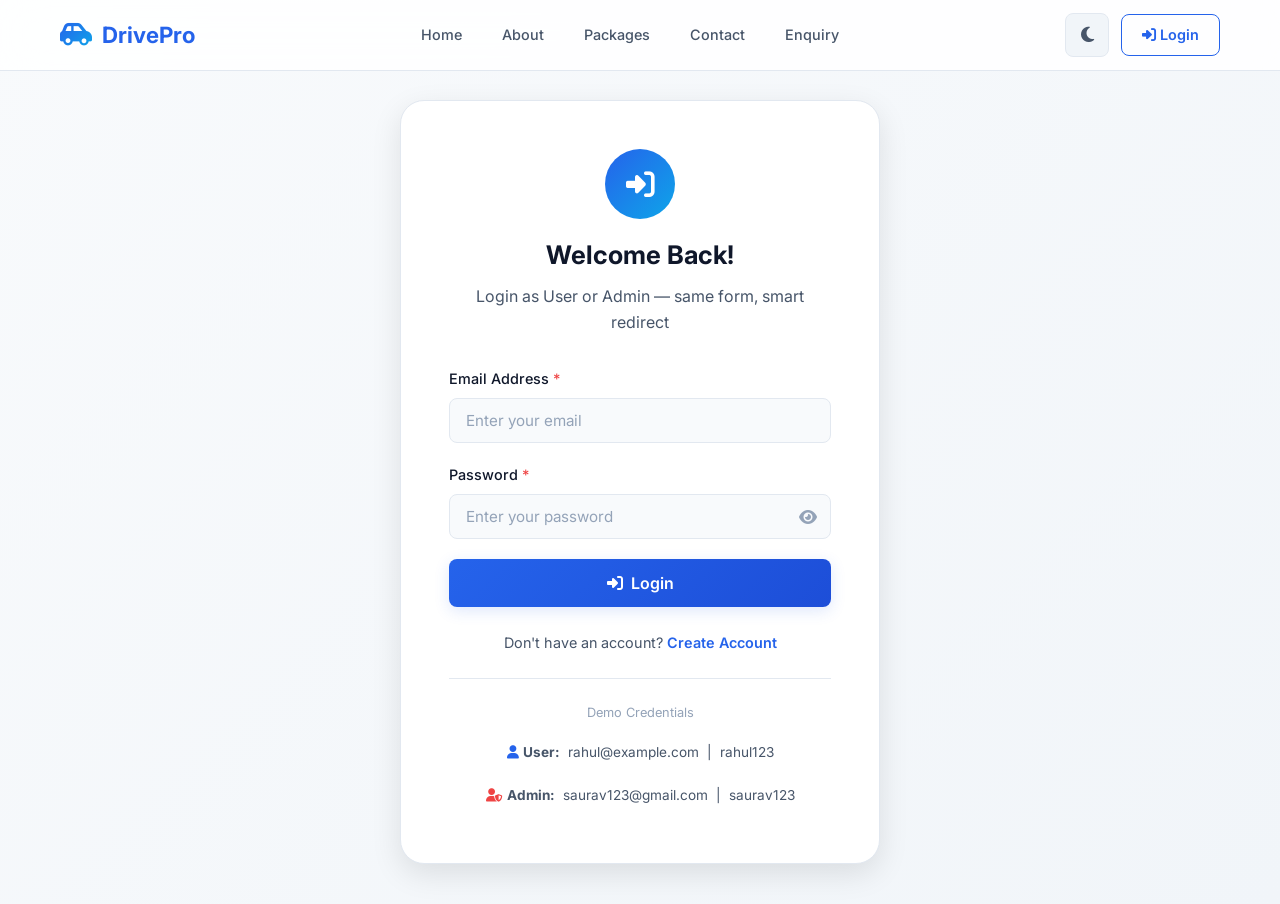
<file: cardrivingproject/dashboard.html>
<!DOCTYPE html>
<html lang="en" data-theme="light">
<head>
  <meta charset="UTF-8">
  <meta name="viewport" content="width=device-width, initial-scale=1.0">
  <meta name="description" content="DrivePro User Dashboard - Manage your driving training, applications, and payments.">
  <title>Dashboard - DrivePro Driving School</title>
  <link rel="stylesheet" href="https://cdnjs.cloudflare.com/ajax/libs/font-awesome/6.5.1/css/all.min.css">
  <link rel="stylesheet" href="style.css">
</head>
<body>

  <!-- NAVBAR -->
  <nav class="navbar">
    <div class="container">
      <a href="index.html" class="logo"><i class="fas fa-car-side"></i> DrivePro</a>
      <div class="nav-links" id="navLinks">
        <a href="index.html">Home</a>
        <a href="about.html">About</a>
        <a href="packages.html">Packages</a>
        <a href="contact.html">Contact</a>
        <a href="enquiry.html">Enquiry</a>
      </div>
      <div class="nav-actions">
        <button class="theme-toggle" aria-label="Toggle theme">
          <i class="fas fa-moon"></i>
        </button>
        <a href="login.html" class="nav-auth-btn login-btn" id="navLoginBtn">
          <i class="fas fa-sign-in-alt"></i> Login
        </a>
        <button class="menu-toggle" aria-label="Menu">
          <i class="fas fa-bars"></i>
        </button>
      </div>
    </div>
  </nav>

  <!-- DASHBOARD LAYOUT -->
  <div class="dashboard-layout">
    <!-- SIDEBAR -->
    <aside class="sidebar">
      <div class="sidebar-header">
        <div class="user-info">
          <div class="user-avatar"></div>
          <div>
            <div class="user-name display-user-name">User</div>
            <div class="user-role">Student</div>
          </div>
        </div>
      </div>

      <div class="sidebar-menu">
        <div class="menu-label">Main</div>
        <a href="#" data-page="dashboardHome" class="active"><i class="fas fa-home"></i> Dashboard</a>
        <a href="#" data-page="applyPage"><i class="fas fa-file-alt"></i> Apply</a>
        <a href="#" data-page="paymentPage"><i class="fas fa-credit-card"></i> Payment</a>
        <a href="#" data-page="historyPage"><i class="fas fa-history"></i> History</a>

        <div class="menu-label" style="margin-top:16px;">Account</div>
        <a href="#" data-page="editProfilePage"><i class="fas fa-user-edit"></i> Edit Profile</a>
        <a href="#" data-page="changePasswordPage"><i class="fas fa-key"></i> Change Password</a>
        <a href="#" id="logoutBtn"><i class="fas fa-sign-out-alt"></i> Logout</a>
      </div>
    </aside>

    <!-- MAIN CONTENT -->
    <main class="dashboard-main">

      <!-- ===== DASHBOARD HOME ===== -->
      <div class="dashboard-page active" id="dashboardHome">
        <div class="dashboard-welcome">
          <h2><i class="fas fa-hand-wave"></i> Welcome, <span class="display-user-name">User</span>!</h2>
          <p>Manage your driving training from here. Apply for a course, make payments, and track your progress.</p>
        </div>

        <div class="stats-grid">
          <div class="stat-card">
            <div class="stat-icon blue"><i class="fas fa-user"></i></div>
            <div class="stat-info">
              <h3 class="display-user-name">User</h3>
              <p>Your Name</p>
            </div>
          </div>
          <div class="stat-card">
            <div class="stat-icon green"><i class="fas fa-envelope"></i></div>
            <div class="stat-info">
              <h3 class="display-user-email" style="font-size:0.95rem;">email</h3>
              <p>Your Email</p>
            </div>
          </div>
          <div class="stat-card">
            <div class="stat-icon orange"><i class="fas fa-phone"></i></div>
            <div class="stat-info">
              <h3 class="display-user-mobile" style="font-size:0.95rem;">mobile</h3>
              <p>Your Mobile</p>
            </div>
          </div>
        </div>

        <div class="card">
          <h3 style="margin-bottom:16px"><i class="fas fa-lightbulb text-primary-color"></i> Quick Actions</h3>
          <div style="display:flex;gap:12px;flex-wrap:wrap;">
            <a href="#" class="btn btn-primary" onclick="document.querySelector('[data-page=applyPage]').click();return false;">
              <i class="fas fa-file-alt"></i> Apply for Training
            </a>
            <a href="#" class="btn btn-outline" onclick="document.querySelector('[data-page=historyPage]').click();return false;">
              <i class="fas fa-history"></i> View History
            </a>
            <a href="#" class="btn btn-outline" onclick="document.querySelector('[data-page=editProfilePage]').click();return false;">
              <i class="fas fa-user-edit"></i> Edit Profile
            </a>
          </div>
        </div>
      </div>

      <!-- ===== APPLY PAGE ===== -->
      <div class="dashboard-page" id="applyPage">
        <h2 style="margin-bottom:24px;font-weight:700;"><i class="fas fa-file-alt text-primary-color"></i> Apply for Training</h2>

        <div class="card" style="max-width:700px;">
          <form id="applyForm">
            <div class="form-grid">
              <div class="form-group">
                <label>Full Name <span class="required">*</span></label>
                <input type="text" name="fullName" class="form-control" placeholder="Enter full name" data-validate="name" required>
                <p class="error-message"></p>
              </div>

              <div class="form-group">
                <label>Gender <span class="required">*</span></label>
                <select name="gender" class="form-control" required>
                  <option value="">Select Gender</option>
                  <option value="Male">Male</option>
                  <option value="Female">Female</option>
                  <option value="Other">Other</option>
                </select>
                <p class="error-message"></p>
              </div>

              <div class="form-group">
                <label>Age <span class="required">*</span> <small style="color:var(--text-muted)">(18+)</small></label>
                <input type="number" name="age" class="form-control" placeholder="Enter age (18+)" data-validate="age" min="18" max="100" required>
                <p class="error-message"></p>
              </div>

              <div class="form-group">
                <label>Alternate Phone</label>
                <input type="tel" name="altPhone" class="form-control" placeholder="Alternate phone number" maxlength="10">
              </div>

              <div class="form-group full-width">
                <label>Upload Document <small style="color:var(--text-muted)">(Aadhar / PAN / Passport)</small></label>
                <input type="file" id="documentUpload" name="document" accept=".jpg,.jpeg,.png,.pdf" style="display:none">
                <div class="file-upload">
                  <i class="fas fa-cloud-upload-alt"></i>
                  <p>Click to upload document</p>
                  <p class="file-name"></p>
                </div>
              </div>

              <div class="form-group">
                <label>Package <span class="required">*</span></label>
                <select name="package" class="form-control" required>
                  <option value="">Select Package</option>
                  <option value="Basic">Basic - ₹4,999 (15 Days)</option>
                  <option value="Standard">Standard - ₹7,999 (30 Days)</option>
                  <option value="Premium">Premium - ₹11,999 (45 Days)</option>
                </select>
                <p class="error-message"></p>
              </div>

              <div class="form-group">
                <label>Training Start Date</label>
                <input type="date" name="startDate" class="form-control">
              </div>

              <div class="form-group">
                <label>Preferred Time</label>
                <select name="trainingTime" class="form-control">
                  <option value="">Select Time Slot</option>
                  <option value="Morning (8AM-10AM)">Morning (8AM - 10AM)</option>
                  <option value="Afternoon (12PM-2PM)">Afternoon (12PM - 2PM)</option>
                  <option value="Evening (4PM-6PM)">Evening (4PM - 6PM)</option>
                </select>
              </div>
            </div>

            <button type="submit" class="btn btn-primary btn-block btn-lg mt-20">
              <i class="fas fa-paper-plane"></i> Submit Application
            </button>
          </form>
        </div>
      </div>

      <!-- ===== PAYMENT PAGE ===== -->
      <div class="dashboard-page" id="paymentPage">
        <h2 style="margin-bottom:24px;font-weight:700;"><i class="fas fa-credit-card text-primary-color"></i> Payment</h2>

        <!-- No Application State -->
        <div id="noApplicationMsg" class="card" style="text-align:center;max-width:500px;margin:0 auto;">
          <div style="font-size:3rem;color:var(--text-muted);margin-bottom:16px;"><i class="fas fa-inbox"></i></div>
          <h3>No Pending Application</h3>
          <p style="color:var(--text-secondary);margin-top:8px;">Apply for a training package first, then proceed to payment.</p>
          <a href="#" class="btn btn-primary mt-20" onclick="document.querySelector('[data-page=applyPage]').click();return false;">
            <i class="fas fa-file-alt"></i> Apply Now
          </a>
        </div>

        <!-- Payment Options -->
        <div id="paymentOptions" style="display:none;max-width:600px;margin:0 auto;">
          <!-- Package Info -->
          <div class="card mb-20">
            <h3><i class="fas fa-box-open text-primary-color"></i> Application Details</h3>
            <div style="margin-top:16px;display:grid;gap:8px;">
              <p><strong>Package:</strong> <span id="payPkgName">-</span></p>
              <p><strong>Total Amount:</strong> <span id="payTotalAmt" style="color:var(--primary);font-weight:700;">₹0</span></p>
              <p><strong>Payment Status:</strong> <span id="payCurrentStatus" class="status-badge pending">Pending</span></p>
            </div>
          </div>

          <!-- Choose Payment Type -->
          <div class="card mb-20" id="paymentTypeCard">
            <h3><i class="fas fa-wallet text-primary-color"></i> Choose Payment Option</h3>
            <p style="color:var(--text-secondary);margin:8px 0 20px;">Select how you'd like to pay</p>

            <div style="display:grid;gap:16px;">
              <!-- Full Payment -->
              <div class="payment-option-card" id="optFullPay" onclick="selectPaymentType('full')">
                <div class="payment-option-icon" style="background:rgba(16,185,129,0.1);color:var(--success);">
                  <i class="fas fa-check-double"></i>
                </div>
                <div>
                  <h4>Full Payment</h4>
                  <p>Pay the complete amount now</p>
                </div>
                <div class="payment-option-amount" id="fullPayAmt">₹0</div>
              </div>

              <!-- Advance / Partial Payment -->
              <div class="payment-option-card" id="optAdvancePay" onclick="selectPaymentType('advance')">
                <div class="payment-option-icon" style="background:rgba(245,158,11,0.1);color:var(--warning);">
                  <i class="fas fa-hourglass-half"></i>
                </div>
                <div>
                  <h4>Advance Payment (50%)</h4>
                  <p>Pay half now, remaining after training</p>
                </div>
                <div class="payment-option-amount" id="advancePayAmt">₹0</div>
              </div>
            </div>
          </div>

          <!-- QR Code & Confirm -->
          <div class="payment-card" id="paymentConfirmCard" style="display:none;">
            <h3><i class="fas fa-qrcode"></i> Scan & Pay</h3>
            <p>Scan the QR code below using any UPI app</p>

            <div class="qr-code">
              <i class="fas fa-qrcode"></i>
            </div>

            <div class="payment-amount" id="payingAmount">₹0</div>
            <p style="color:var(--text-muted);font-size:0.85rem;">UPI ID: drivepro@upi</p>
            <p id="paymentTypeLabel" style="margin-top:8px;font-weight:600;color:var(--primary);"></p>

            <div class="payment-instructions">
              <h4 style="margin-bottom:10px;font-size:0.95rem;"><i class="fas fa-info-circle text-primary-color"></i> Instructions:</h4>
              <ol style="list-style:decimal;padding-left:20px;">
                <li>Open any UPI app (Google Pay, PhonePe, Paytm)</li>
                <li>Scan the QR code or enter UPI ID: drivepro@upi</li>
                <li>Enter the exact amount shown above</li>
                <li>Complete the payment and click confirm</li>
              </ol>
            </div>

            <button id="confirmPayment" class="btn btn-success btn-block btn-lg" onclick="confirmPaymentAction()">
              <i class="fas fa-check-circle"></i> Confirm Payment
            </button>
          </div>

          <!-- Pay Remaining (only shown for partial payments) -->
          <div class="card" id="payRemainingCard" style="display:none;text-align:center;">
            <div style="font-size:2.5rem;color:var(--warning);margin-bottom:12px;"><i class="fas fa-exclamation-triangle"></i></div>
            <h3>Remaining Payment Due</h3>
            <p style="color:var(--text-secondary);margin:8px 0;">You have a pending balance from your advance payment.</p>
            <div class="payment-amount" id="remainingAmt">₹0</div>
            <p style="color:var(--text-muted);font-size:0.85rem;margin-bottom:20px;">Pay after completing your training classes</p>

            <div class="qr-code" style="width:150px;height:150px;margin:16px auto;font-size:3rem;">
              <i class="fas fa-qrcode"></i>
            </div>
            <p style="color:var(--text-muted);font-size:0.85rem;">UPI ID: drivepro@upi</p>

            <button class="btn btn-success btn-block btn-lg mt-20" onclick="payRemainingAmount()">
              <i class="fas fa-check-circle"></i> Confirm Remaining Payment
            </button>
          </div>

          <!-- Payment Complete Message -->
          <div class="card" id="paymentCompleteCard" style="display:none;text-align:center;">
            <div style="font-size:3rem;color:var(--success);margin-bottom:12px;"><i class="fas fa-check-circle"></i></div>
            <h3 style="color:var(--success);">Payment Completed!</h3>
            <p style="color:var(--text-secondary);margin-top:8px;">Your full payment has been received. Thank you!</p>
            <a href="#" class="btn btn-primary mt-20" onclick="document.querySelector('[data-page=historyPage]').click();return false;">
              <i class="fas fa-history"></i> View History
            </a>
          </div>
        </div>
      </div>

      <!-- ===== HISTORY PAGE ===== -->
      <div class="dashboard-page" id="historyPage">
        <h2 style="margin-bottom:24px;font-weight:700;"><i class="fas fa-history text-primary-color"></i> Application History</h2>

        <div class="table-container">
          <div class="table-header">
            <h3>Your Applications</h3>
          </div>
          <div class="table-responsive">
            <table class="data-table">
              <thead>
                <tr>
                  <th>Reg No.</th>
                  <th>Name</th>
                  <th>Package</th>
                  <th>Date</th>
                  <th>App Status</th>
                  <th>Payment</th>
                  <th>Action</th>
                </tr>
              </thead>
              <tbody id="historyTableBody">
                <tr>
                  <td colspan="7" class="text-center" style="padding:40px;color:var(--text-muted)">
                    <i class="fas fa-inbox" style="font-size:2rem;margin-bottom:10px;display:block"></i>
                    No applications yet. Apply for a package to get started!
                  </td>
                </tr>
              </tbody>
            </table>
          </div>
        </div>
      </div>

      <!-- ===== EDIT PROFILE PAGE ===== -->
      <div class="dashboard-page" id="editProfilePage">
        <h2 style="margin-bottom:24px;font-weight:700;"><i class="fas fa-user-edit text-primary-color"></i> Edit Profile</h2>

        <div class="card" style="max-width:550px;">
          <div style="text-align:center;margin-bottom:24px;">
            <div class="user-avatar" style="width:80px;height:80px;border-radius:50%;background:linear-gradient(135deg,var(--primary),var(--secondary));display:flex;align-items:center;justify-content:center;margin:0 auto 12px;font-size:2rem;color:white;font-weight:700;"></div>
            <h3 class="display-user-name">User</h3>
            <p style="color:var(--text-muted);font-size:0.9rem;">Update your personal information</p>
          </div>

          <form id="editProfileForm">
            <div class="form-group">
              <label><i class="fas fa-user"></i> Full Name <span class="required">*</span></label>
              <input type="text" name="editName" class="form-control" placeholder="Enter your full name" data-validate="name" required>
              <p class="error-message"></p>
            </div>

            <div class="form-group">
              <label><i class="fas fa-phone"></i> Mobile Number <span class="required">*</span></label>
              <input type="tel" name="editMobile" class="form-control" placeholder="Enter 10-digit mobile number" data-validate="mobile" maxlength="10" required>
              <p class="error-message"></p>
            </div>

            <div class="form-group">
              <label><i class="fas fa-envelope"></i> Email Address <span class="required">*</span></label>
              <input type="email" name="editEmail" class="form-control" placeholder="Enter your email address" data-validate="email" required>
              <p class="error-message"></p>
            </div>

            <button type="submit" class="btn btn-primary btn-block btn-lg">
              <i class="fas fa-save"></i> Save Changes
            </button>
          </form>
        </div>
      </div>

      <!-- ===== CHANGE PASSWORD PAGE ===== -->
      <div class="dashboard-page" id="changePasswordPage">
        <h2 style="margin-bottom:24px;font-weight:700;"><i class="fas fa-key text-primary-color"></i> Change Password</h2>

        <div class="card" style="max-width:500px;">
          <div style="text-align:center;margin-bottom:24px;">
            <div style="width:70px;height:70px;border-radius:50%;background:linear-gradient(135deg,var(--warning),#d97706);display:flex;align-items:center;justify-content:center;margin:0 auto 12px;font-size:1.5rem;color:white;">
              <i class="fas fa-lock"></i>
            </div>
            <h3>Update Your Password</h3>
            <p style="color:var(--text-muted);font-size:0.9rem;">Enter your old password and choose a new one</p>
          </div>

          <form id="changePasswordForm">
            <div class="form-group">
              <label><i class="fas fa-lock"></i> Old Password <span class="required">*</span></label>
              <div class="password-toggle">
                <input type="password" name="oldPassword" class="form-control" placeholder="Enter your current password" required>
                <i class="toggle-pw fas fa-eye"></i>
              </div>
              <p class="error-message"></p>
            </div>

            <div class="form-group">
              <label><i class="fas fa-key"></i> New Password <span class="required">*</span> <small style="color:var(--text-muted)">(min 6 chars)</small></label>
              <div class="password-toggle">
                <input type="password" name="newPassword" class="form-control" placeholder="Enter new password" data-validate="password" required>
                <i class="toggle-pw fas fa-eye"></i>
              </div>
              <p class="error-message"></p>
            </div>

            <div class="form-group">
              <label><i class="fas fa-check-double"></i> Confirm New Password <span class="required">*</span></label>
              <div class="password-toggle">
                <input type="password" name="confirmNewPassword" class="form-control" placeholder="Re-enter new password" required>
                <i class="toggle-pw fas fa-eye"></i>
              </div>
              <p class="error-message"></p>
            </div>

            <button type="submit" class="btn btn-primary btn-block btn-lg">
              <i class="fas fa-key"></i> Change Password
            </button>
          </form>
        </div>
      </div>

    </main>

    <!-- SIDEBAR TOGGLE (Mobile) -->
    <button class="sidebar-toggle">
      <i class="fas fa-bars"></i>
    </button>
  </div>

  <script src="script.js"></script>
</body>
</html>
</file>
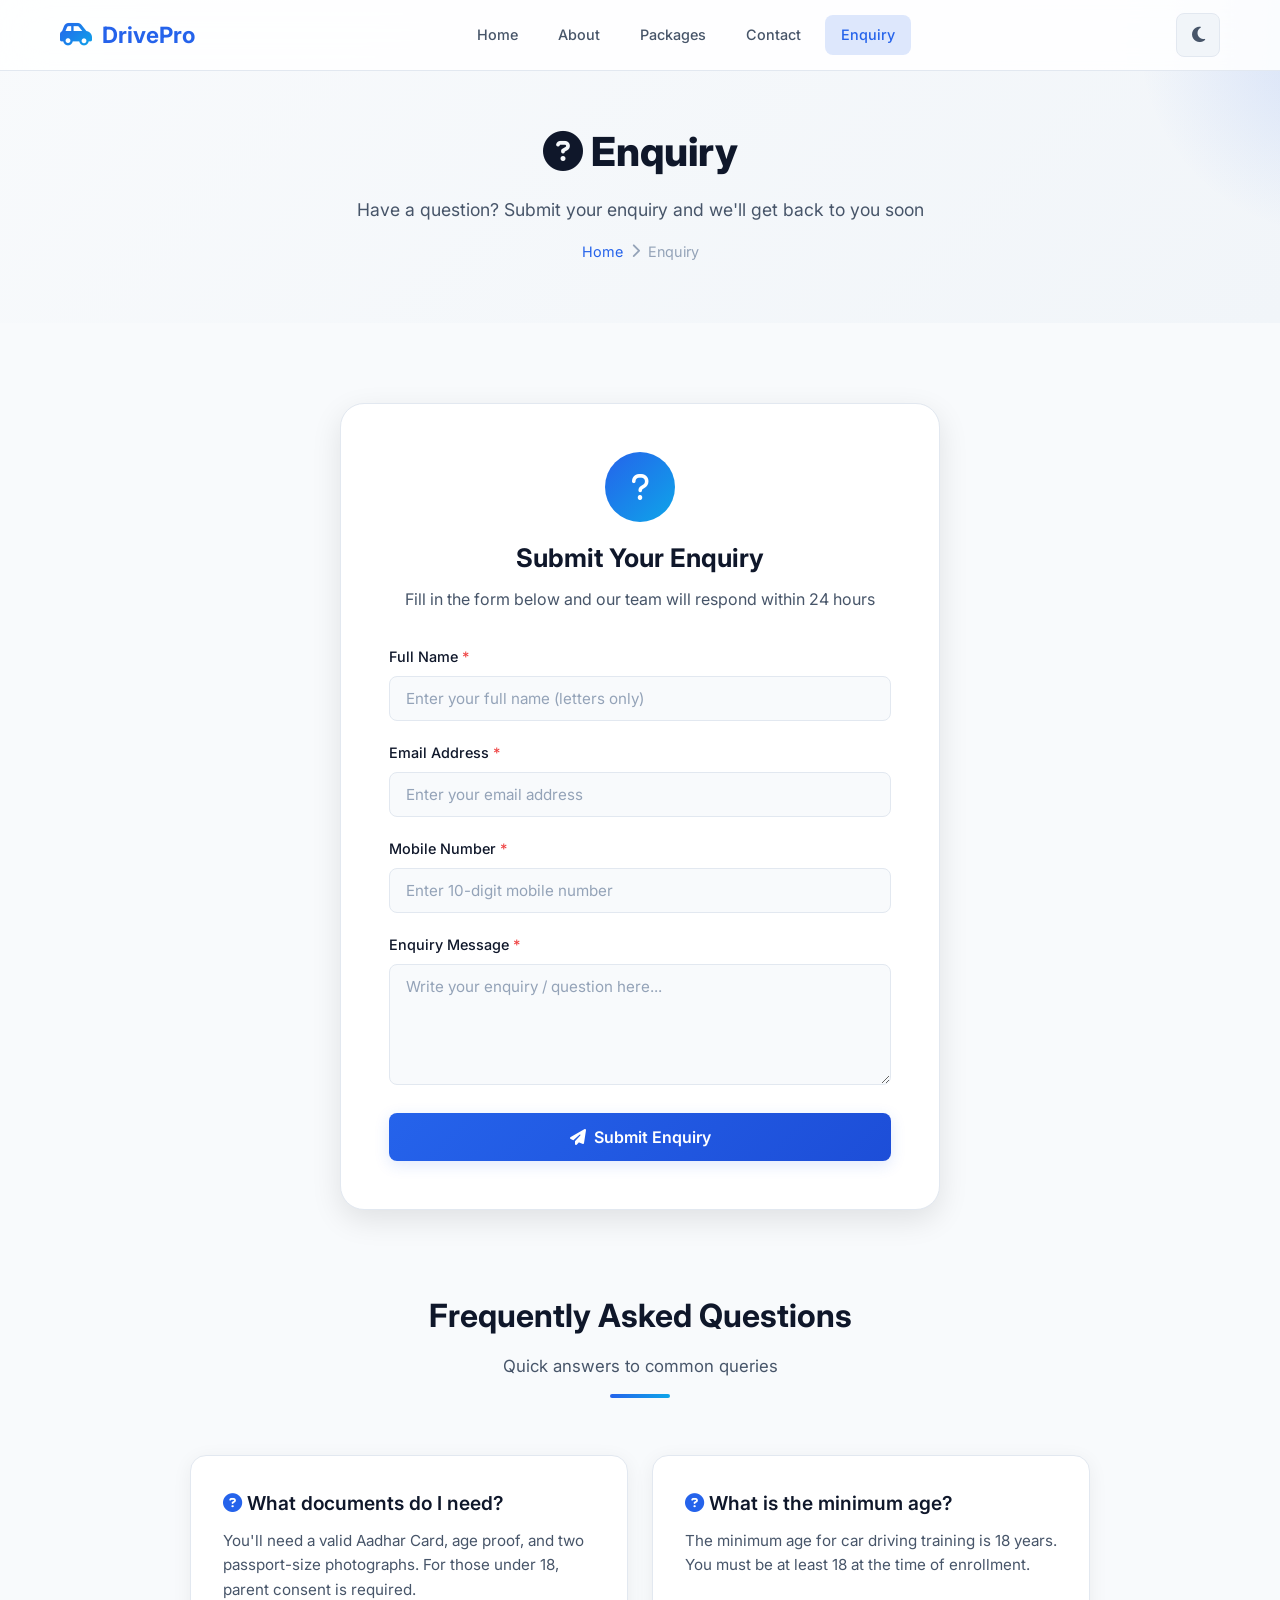
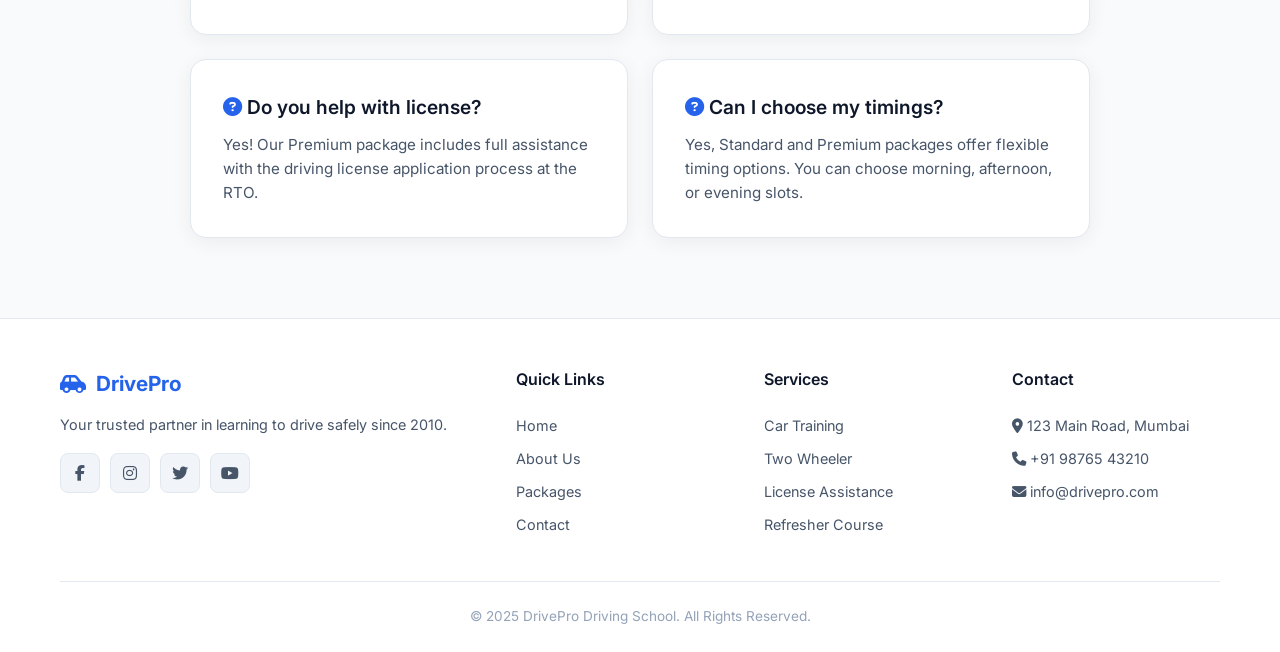
<file: cardrivingproject/enquiry.html>
<!DOCTYPE html>
<html lang="en" data-theme="light">
<head>
  <meta charset="UTF-8">
  <meta name="viewport" content="width=device-width, initial-scale=1.0">
  <meta name="description" content="Submit an enquiry to DrivePro Driving School. Ask us about courses, fees, schedules, and more.">
  <title>Enquiry - DrivePro Driving School</title>
  <link rel="stylesheet" href="https://cdnjs.cloudflare.com/ajax/libs/font-awesome/6.5.1/css/all.min.css">
  <link rel="stylesheet" href="style.css">
</head>
<body>

  <!-- NAVBAR -->
  <nav class="navbar">
    <div class="container">
      <a href="index.html" class="logo"><i class="fas fa-car-side"></i> DrivePro</a>
      <div class="nav-links" id="navLinks">
        <a href="index.html">Home</a>
        <a href="about.html">About</a>
        <a href="packages.html">Packages</a>
        <a href="contact.html">Contact</a>
        <a href="enquiry.html" class="active">Enquiry</a>
      </div>
      <div class="nav-actions">
        <button class="theme-toggle" aria-label="Toggle theme">
          <i class="fas fa-moon"></i>
        </button>
        <button class="menu-toggle" aria-label="Menu">
          <i class="fas fa-bars"></i>
        </button>
      </div>
    </div>
  </nav>

  <!-- PAGE HEADER -->
  <section class="page-header">
    <h1><i class="fas fa-question-circle"></i> Enquiry</h1>
    <p>Have a question? Submit your enquiry and we'll get back to you soon</p>
    <div class="breadcrumb">
      <a href="index.html">Home</a> <i class="fas fa-chevron-right"></i> <span>Enquiry</span>
    </div>
  </section>

  <!-- ENQUIRY FORM -->
  <section class="section">
    <div class="container">
      <div class="form-container fade-up">
        <div class="auth-card" style="max-width:600px;">
          <div class="auth-header">
            <div class="auth-icon">
              <i class="fas fa-question"></i>
            </div>
            <h2>Submit Your Enquiry</h2>
            <p>Fill in the form below and our team will respond within 24 hours</p>
          </div>

          <form id="enquiryForm">
            <div class="form-group">
              <label>Full Name <span class="required">*</span></label>
              <input type="text" name="fullName" class="form-control" placeholder="Enter your full name (letters only)" data-validate="name" required>
              <p class="error-message"></p>
            </div>

            <div class="form-group">
              <label>Email Address <span class="required">*</span></label>
              <input type="email" name="email" class="form-control" placeholder="Enter your email address" data-validate="email" required>
              <p class="error-message"></p>
            </div>

            <div class="form-group">
              <label>Mobile Number <span class="required">*</span></label>
              <input type="tel" name="mobile" class="form-control" placeholder="Enter 10-digit mobile number" data-validate="mobile" maxlength="10" required>
              <p class="error-message"></p>
            </div>

            <div class="form-group">
              <label>Enquiry Message <span class="required">*</span></label>
              <textarea name="enquiry" class="form-control" placeholder="Write your enquiry / question here..." rows="5" required></textarea>
              <p class="error-message"></p>
            </div>

            <button type="submit" class="btn btn-primary btn-block btn-lg">
              <i class="fas fa-paper-plane"></i> Submit Enquiry
            </button>
          </form>
        </div>
      </div>
    </div>
  </section>

  <!-- FAQ SECTION -->
  <section class="section" style="padding-top:0;">
    <div class="container">
      <div class="section-title fade-up">
        <h2>Frequently Asked Questions</h2>
        <p>Quick answers to common queries</p>
        <div class="title-accent"></div>
      </div>

      <div class="features-grid" style="max-width:900px;margin:0 auto;">
        <div class="card fade-up">
          <h3><i class="fas fa-circle-question text-primary-color"></i> What documents do I need?</h3>
          <p>You'll need a valid Aadhar Card, age proof, and two passport-size photographs. For those under 18, parent consent is required.</p>
        </div>
        <div class="card fade-up">
          <h3><i class="fas fa-circle-question text-primary-color"></i> What is the minimum age?</h3>
          <p>The minimum age for car driving training is 18 years. You must be at least 18 at the time of enrollment.</p>
        </div>
        <div class="card fade-up">
          <h3><i class="fas fa-circle-question text-primary-color"></i> Do you help with license?</h3>
          <p>Yes! Our Premium package includes full assistance with the driving license application process at the RTO.</p>
        </div>
        <div class="card fade-up">
          <h3><i class="fas fa-circle-question text-primary-color"></i> Can I choose my timings?</h3>
          <p>Yes, Standard and Premium packages offer flexible timing options. You can choose morning, afternoon, or evening slots.</p>
        </div>
      </div>
    </div>
  </section>

  <!-- FOOTER -->
  <footer class="footer">
    <div class="container">
      <div class="footer-grid">
        <div class="footer-brand">
          <div class="logo"><i class="fas fa-car-side"></i> DrivePro</div>
          <p>Your trusted partner in learning to drive safely since 2010.</p>
          <div class="footer-social">
            <a href="#"><i class="fab fa-facebook-f"></i></a><a href="#"><i class="fab fa-instagram"></i></a><a href="#"><i class="fab fa-twitter"></i></a><a href="#"><i class="fab fa-youtube"></i></a>
          </div>
        </div>
        <div class="footer-col"><h4>Quick Links</h4><a href="index.html">Home</a><a href="about.html">About Us</a><a href="packages.html">Packages</a><a href="contact.html">Contact</a></div>
        <div class="footer-col"><h4>Services</h4><a href="#">Car Training</a><a href="#">Two Wheeler</a><a href="#">License Assistance</a><a href="#">Refresher Course</a></div>
        <div class="footer-col"><h4>Contact</h4><a href="#"><i class="fas fa-map-marker-alt"></i> 123 Main Road, Mumbai</a><a href="tel:+919876543210"><i class="fas fa-phone"></i> +91 98765 43210</a><a href="mailto:info@drivepro.com"><i class="fas fa-envelope"></i> info@drivepro.com</a></div>
      </div>
      <div class="footer-bottom"><p>&copy; 2025 DrivePro Driving School. All Rights Reserved.</p></div>
    </div>
  </footer>

  <script src="script.js"></script>
</body>
</html>
</file>
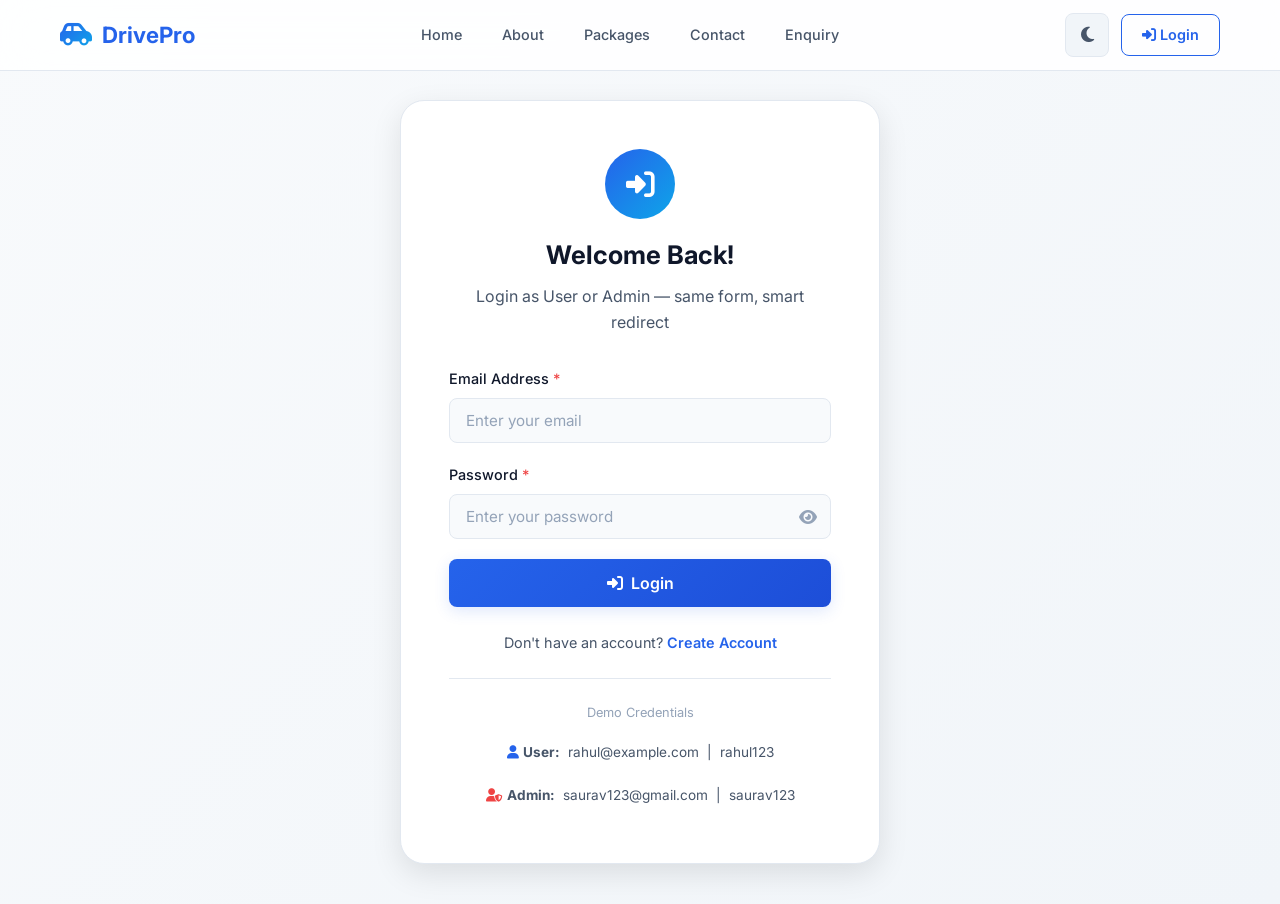
<file: cardrivingproject/login.html>
<!DOCTYPE html>
<html lang="en" data-theme="light">
<head>
  <meta charset="UTF-8">
  <meta name="viewport" content="width=device-width, initial-scale=1.0">
  <meta name="description" content="Login to your DrivePro Driving School account to access your dashboard and manage your training.">
  <title>Login - DrivePro Driving School</title>
  <link rel="stylesheet" href="https://cdnjs.cloudflare.com/ajax/libs/font-awesome/6.5.1/css/all.min.css">
  <link rel="stylesheet" href="style.css">
</head>
<body>

  <!-- NAVBAR -->
  <nav class="navbar">
    <div class="container">
      <a href="index.html" class="logo"><i class="fas fa-car-side"></i> DrivePro</a>
      <div class="nav-links" id="navLinks">
        <a href="index.html">Home</a>
        <a href="about.html">About</a>
        <a href="packages.html">Packages</a>
        <a href="contact.html">Contact</a>
        <a href="enquiry.html">Enquiry</a>
      </div>
      <div class="nav-actions">
        <button class="theme-toggle" aria-label="Toggle theme">
          <i class="fas fa-moon"></i>
        </button>
        <a href="login.html" class="nav-auth-btn login-btn active" id="navLoginBtn">
          <i class="fas fa-sign-in-alt"></i> Login
        </a>
        <button class="menu-toggle" aria-label="Menu">
          <i class="fas fa-bars"></i>
        </button>
      </div>
    </div>
  </nav>

  <!-- UNIFIED LOGIN -->
  <section class="auth-page">
    <div class="auth-card fade-up">
      <div class="auth-header">
        <div class="auth-icon">
          <i class="fas fa-sign-in-alt"></i>
        </div>
        <h2>Welcome Back!</h2>
        <p>Login as User or Admin — same form, smart redirect</p>
      </div>

      <form id="loginForm">
        <div class="form-group">
          <label>Email Address <span class="required">*</span></label>
          <input type="email" name="email" class="form-control" placeholder="Enter your email" data-validate="email" required>
          <p class="error-message"></p>
        </div>

        <div class="form-group">
          <label>Password <span class="required">*</span></label>
          <div class="password-toggle">
            <input type="password" name="password" class="form-control" placeholder="Enter your password" required>
            <i class="toggle-pw fas fa-eye"></i>
          </div>
          <p class="error-message"></p>
        </div>

        <button type="submit" class="btn btn-primary btn-block btn-lg">
          <i class="fas fa-sign-in-alt"></i> Login
        </button>
      </form>

      <div class="auth-footer">
        <p>Don't have an account? <a href="signup.html">Create Account</a></p>
      </div>

      <div class="divider"></div>

      <div style="text-align:center;">
        <p style="color:var(--text-muted);font-size:0.8rem;margin-bottom:10px;">Demo Credentials</p>
        <div style="display:flex;flex-direction:column;gap:6px;">
          <p style="font-size:0.85rem;color:var(--text-secondary);background:var(--bg-secondary);padding:8px 12px;border-radius:8px;">
            <i class="fas fa-user" style="color:var(--primary);"></i> <strong>User:</strong>&nbsp;
            rahul@example.com &nbsp;|&nbsp; rahul123
          </p>
          <p style="font-size:0.85rem;color:var(--text-secondary);background:var(--bg-secondary);padding:8px 12px;border-radius:8px;">
            <i class="fas fa-user-shield" style="color:#ef4444;"></i> <strong>Admin:</strong>&nbsp;
            saurav123@gmail.com &nbsp;|&nbsp; saurav123
          </p>
        </div>
      </div>
    </div>
  </section>

  <script src="script.js"></script>
</body>
</html>
</file>
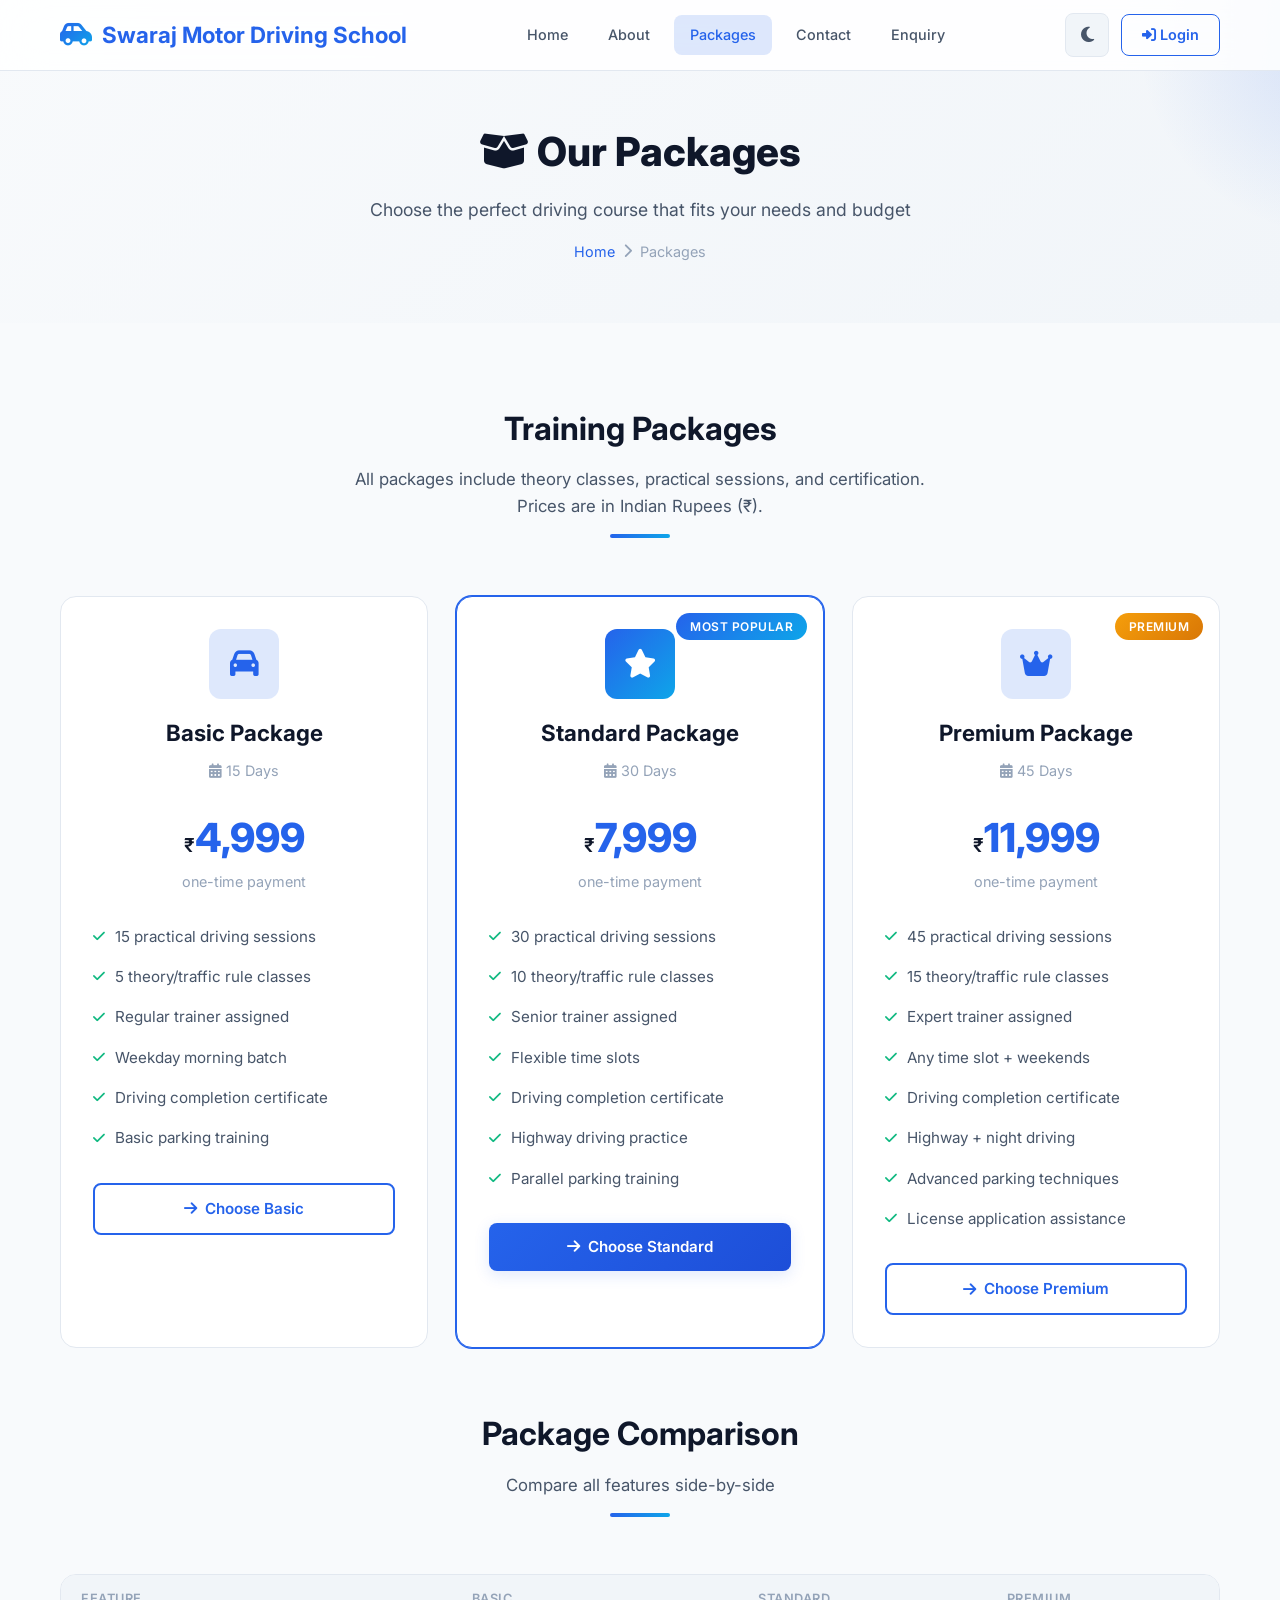
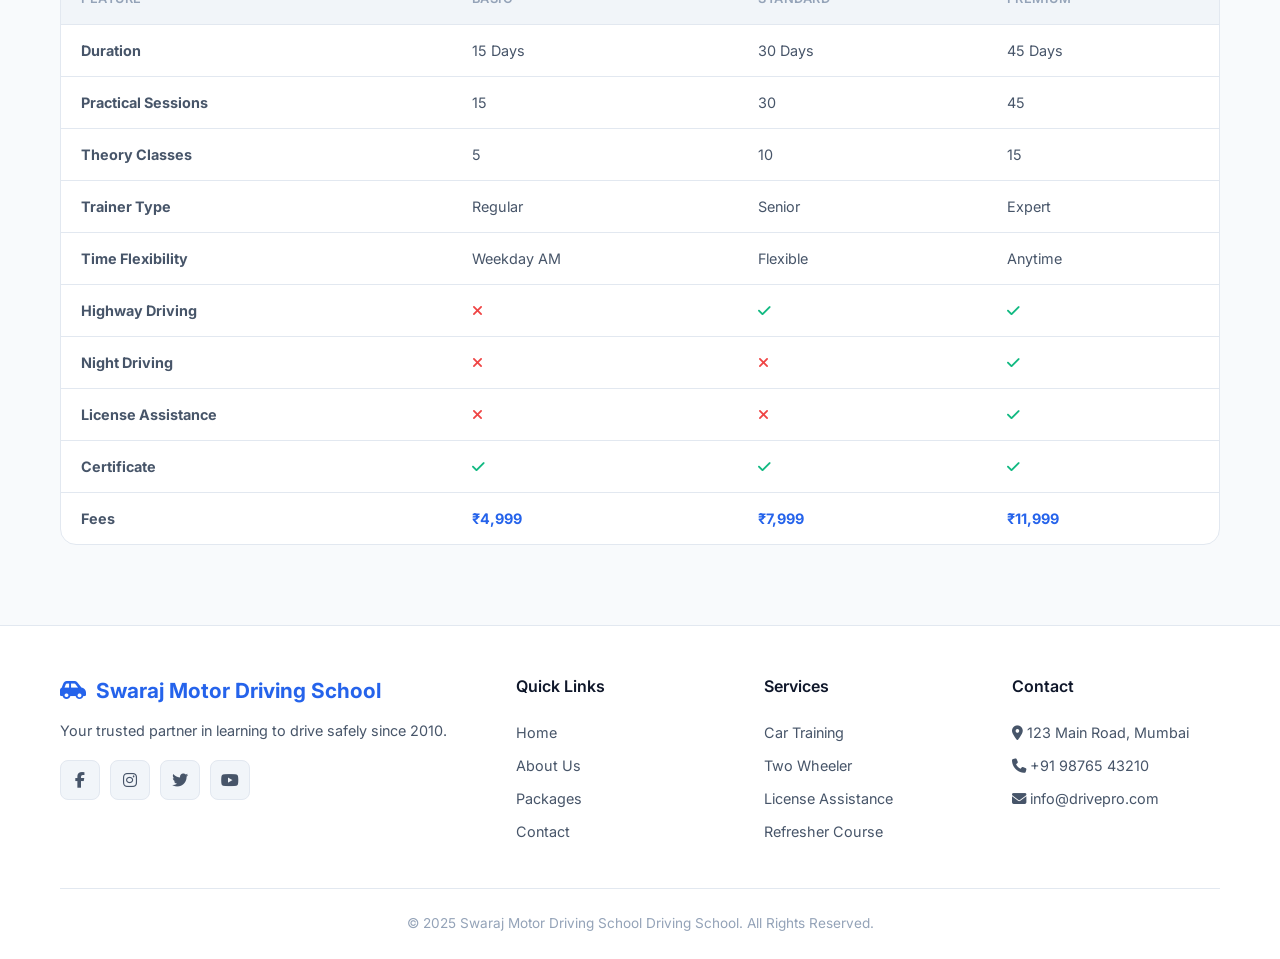
<file: cardrivingproject/packages.html>
<!DOCTYPE html>
<html lang="en" data-theme="light">
<head>
  <meta charset="UTF-8">
  <meta name="viewport" content="width=device-width, initial-scale=1.0">
  <meta name="description" content="Swaraj Motor Driving School Driving School packages - Basic, Standard, and Premium training plans at affordable fees in Indian Rupees.">
  <title>Packages - Swaraj Motor Driving School</title>
  <link rel="stylesheet" href="https://cdnjs.cloudflare.com/ajax/libs/font-awesome/6.5.1/css/all.min.css">
  <link rel="stylesheet" href="style.css">
</head>
<body>

  <!-- NAVBAR -->
  <nav class="navbar">
    <div class="container">
      <a href="index.html" class="logo"><i class="fas fa-car-side"></i> Swaraj Motor Driving School</a>
      <div class="nav-links" id="navLinks">
        <a href="index.html">Home</a>
        <a href="about.html">About</a>
        <a href="packages.html" class="active">Packages</a>
        <a href="contact.html">Contact</a>
        <a href="enquiry.html">Enquiry</a>
      </div>
      <div class="nav-actions">
        <button class="theme-toggle" aria-label="Toggle theme">
          <i class="fas fa-moon"></i>
        </button>
        <a href="login.html" class="nav-auth-btn login-btn" id="navLoginBtn">
          <i class="fas fa-sign-in-alt"></i> Login
        </a>
        <button class="menu-toggle" aria-label="Menu">
          <i class="fas fa-bars"></i>
        </button>
      </div>
    </div>
  </nav>

  <!-- PAGE HEADER -->
  <section class="page-header">
    <h1><i class="fas fa-box-open"></i> Our Packages</h1>
    <p>Choose the perfect driving course that fits your needs and budget</p>
    <div class="breadcrumb">
      <a href="index.html">Home</a> <i class="fas fa-chevron-right"></i> <span>Packages</span>
    </div>
  </section>

  <!-- PACKAGES -->
  <section class="section">
    <div class="container">
      <div class="section-title fade-up">
        <h2>Training Packages</h2>
        <p>All packages include theory classes, practical sessions, and certification. Prices are in Indian Rupees (₹).</p>
        <div class="title-accent"></div>
      </div>

      <div class="packages-grid">
        <!-- BASIC -->
        <div class="package-card fade-up">
          <div class="package-header">
            <div class="package-icon"><i class="fas fa-car"></i></div>
            <h3>Basic Package</h3>
            <p class="duration"><i class="fas fa-calendar-days"></i> 15 Days</p>
          </div>
          <div class="package-price">
            <span class="currency">₹</span><span class="amount">4,999</span>
            <p class="period">one-time payment</p>
          </div>
          <ul class="package-features">
            <li><i class="fas fa-check"></i> 15 practical driving sessions</li>
            <li><i class="fas fa-check"></i> 5 theory/traffic rule classes</li>
            <li><i class="fas fa-check"></i> Regular trainer assigned</li>
            <li><i class="fas fa-check"></i> Weekday morning batch</li>
            <li><i class="fas fa-check"></i> Driving completion certificate</li>
            <li><i class="fas fa-check"></i> Basic parking training</li>
          </ul>
          <div class="package-footer">
            <a href="signup.html" class="btn btn-outline btn-block">
              <i class="fas fa-arrow-right"></i> Choose Basic
            </a>
          </div>
        </div>

        <!-- STANDARD -->
        <div class="package-card featured fade-up">
          <span class="package-badge">Most Popular</span>
          <div class="package-header">
            <div class="package-icon" style="background:linear-gradient(135deg,var(--primary),var(--secondary));color:white;">
              <i class="fas fa-star"></i>
            </div>
            <h3>Standard Package</h3>
            <p class="duration"><i class="fas fa-calendar-days"></i> 30 Days</p>
          </div>
          <div class="package-price">
            <span class="currency">₹</span><span class="amount">7,999</span>
            <p class="period">one-time payment</p>
          </div>
          <ul class="package-features">
            <li><i class="fas fa-check"></i> 30 practical driving sessions</li>
            <li><i class="fas fa-check"></i> 10 theory/traffic rule classes</li>
            <li><i class="fas fa-check"></i> Senior trainer assigned</li>
            <li><i class="fas fa-check"></i> Flexible time slots</li>
            <li><i class="fas fa-check"></i> Driving completion certificate</li>
            <li><i class="fas fa-check"></i> Highway driving practice</li>
            <li><i class="fas fa-check"></i> Parallel parking training</li>
          </ul>
          <div class="package-footer">
            <a href="signup.html" class="btn btn-primary btn-block">
              <i class="fas fa-arrow-right"></i> Choose Standard
            </a>
          </div>
        </div>

        <!-- PREMIUM -->
        <div class="package-card fade-up">
          <span class="package-badge" style="background:linear-gradient(135deg,#f59e0b,#d97706);">Premium</span>
          <div class="package-header">
            <div class="package-icon"><i class="fas fa-crown"></i></div>
            <h3>Premium Package</h3>
            <p class="duration"><i class="fas fa-calendar-days"></i> 45 Days</p>
          </div>
          <div class="package-price">
            <span class="currency">₹</span><span class="amount">11,999</span>
            <p class="period">one-time payment</p>
          </div>
          <ul class="package-features">
            <li><i class="fas fa-check"></i> 45 practical driving sessions</li>
            <li><i class="fas fa-check"></i> 15 theory/traffic rule classes</li>
            <li><i class="fas fa-check"></i> Expert trainer assigned</li>
            <li><i class="fas fa-check"></i> Any time slot + weekends</li>
            <li><i class="fas fa-check"></i> Driving completion certificate</li>
            <li><i class="fas fa-check"></i> Highway + night driving</li>
            <li><i class="fas fa-check"></i> Advanced parking techniques</li>
            <li><i class="fas fa-check"></i> License application assistance</li>
          </ul>
          <div class="package-footer">
            <a href="signup.html" class="btn btn-outline btn-block">
              <i class="fas fa-arrow-right"></i> Choose Premium
            </a>
          </div>
        </div>
      </div>

      <!-- COMPARISON TABLE -->
      <div class="fade-up" style="margin-top:60px;">
        <div class="section-title">
          <h2>Package Comparison</h2>
          <p>Compare all features side-by-side</p>
          <div class="title-accent"></div>
        </div>
        <div class="table-container table-responsive">
          <table class="data-table">
            <thead>
              <tr>
                <th>Feature</th>
                <th>Basic</th>
                <th>Standard</th>
                <th>Premium</th>
              </tr>
            </thead>
            <tbody>
              <tr><td><strong>Duration</strong></td><td>15 Days</td><td>30 Days</td><td>45 Days</td></tr>
              <tr><td><strong>Practical Sessions</strong></td><td>15</td><td>30</td><td>45</td></tr>
              <tr><td><strong>Theory Classes</strong></td><td>5</td><td>10</td><td>15</td></tr>
              <tr><td><strong>Trainer Type</strong></td><td>Regular</td><td>Senior</td><td>Expert</td></tr>
              <tr><td><strong>Time Flexibility</strong></td><td>Weekday AM</td><td>Flexible</td><td>Anytime</td></tr>
              <tr><td><strong>Highway Driving</strong></td><td><i class="fas fa-times" style="color:var(--danger)"></i></td><td><i class="fas fa-check" style="color:var(--success)"></i></td><td><i class="fas fa-check" style="color:var(--success)"></i></td></tr>
              <tr><td><strong>Night Driving</strong></td><td><i class="fas fa-times" style="color:var(--danger)"></i></td><td><i class="fas fa-times" style="color:var(--danger)"></i></td><td><i class="fas fa-check" style="color:var(--success)"></i></td></tr>
              <tr><td><strong>License Assistance</strong></td><td><i class="fas fa-times" style="color:var(--danger)"></i></td><td><i class="fas fa-times" style="color:var(--danger)"></i></td><td><i class="fas fa-check" style="color:var(--success)"></i></td></tr>
              <tr><td><strong>Certificate</strong></td><td><i class="fas fa-check" style="color:var(--success)"></i></td><td><i class="fas fa-check" style="color:var(--success)"></i></td><td><i class="fas fa-check" style="color:var(--success)"></i></td></tr>
              <tr>
                <td><strong>Fees</strong></td>
                <td><strong style="color:var(--primary)">₹4,999</strong></td>
                <td><strong style="color:var(--primary)">₹7,999</strong></td>
                <td><strong style="color:var(--primary)">₹11,999</strong></td>
              </tr>
            </tbody>
          </table>
        </div>
      </div>
    </div>
  </section>

  <!-- FOOTER -->
  <footer class="footer">
    <div class="container">
      <div class="footer-grid">
        <div class="footer-brand">
          <div class="logo"><i class="fas fa-car-side"></i> Swaraj Motor Driving School</div>
          <p>Your trusted partner in learning to drive safely since 2010.</p>
          <div class="footer-social">
            <a href="#"><i class="fab fa-facebook-f"></i></a>
            <a href="#"><i class="fab fa-instagram"></i></a>
            <a href="#"><i class="fab fa-twitter"></i></a>
            <a href="#"><i class="fab fa-youtube"></i></a>
          </div>
        </div>
        <div class="footer-col"><h4>Quick Links</h4><a href="index.html">Home</a><a href="about.html">About Us</a><a href="packages.html">Packages</a><a href="contact.html">Contact</a></div>
        <div class="footer-col"><h4>Services</h4><a href="#">Car Training</a><a href="#">Two Wheeler</a><a href="#">License Assistance</a><a href="#">Refresher Course</a></div>
        <div class="footer-col"><h4>Contact</h4><a href="#"><i class="fas fa-map-marker-alt"></i> 123 Main Road, Mumbai</a><a href="tel:+919876543210"><i class="fas fa-phone"></i> +91 98765 43210</a><a href="mailto:info@drivepro.com"><i class="fas fa-envelope"></i> info@drivepro.com</a></div>
      </div>
      <div class="footer-bottom"><p>&copy; 2025 Swaraj Motor Driving School Driving School. All Rights Reserved.</p></div>
    </div>
  </footer>

  <script src="script.js"></script>
</body>
</html>
</file>
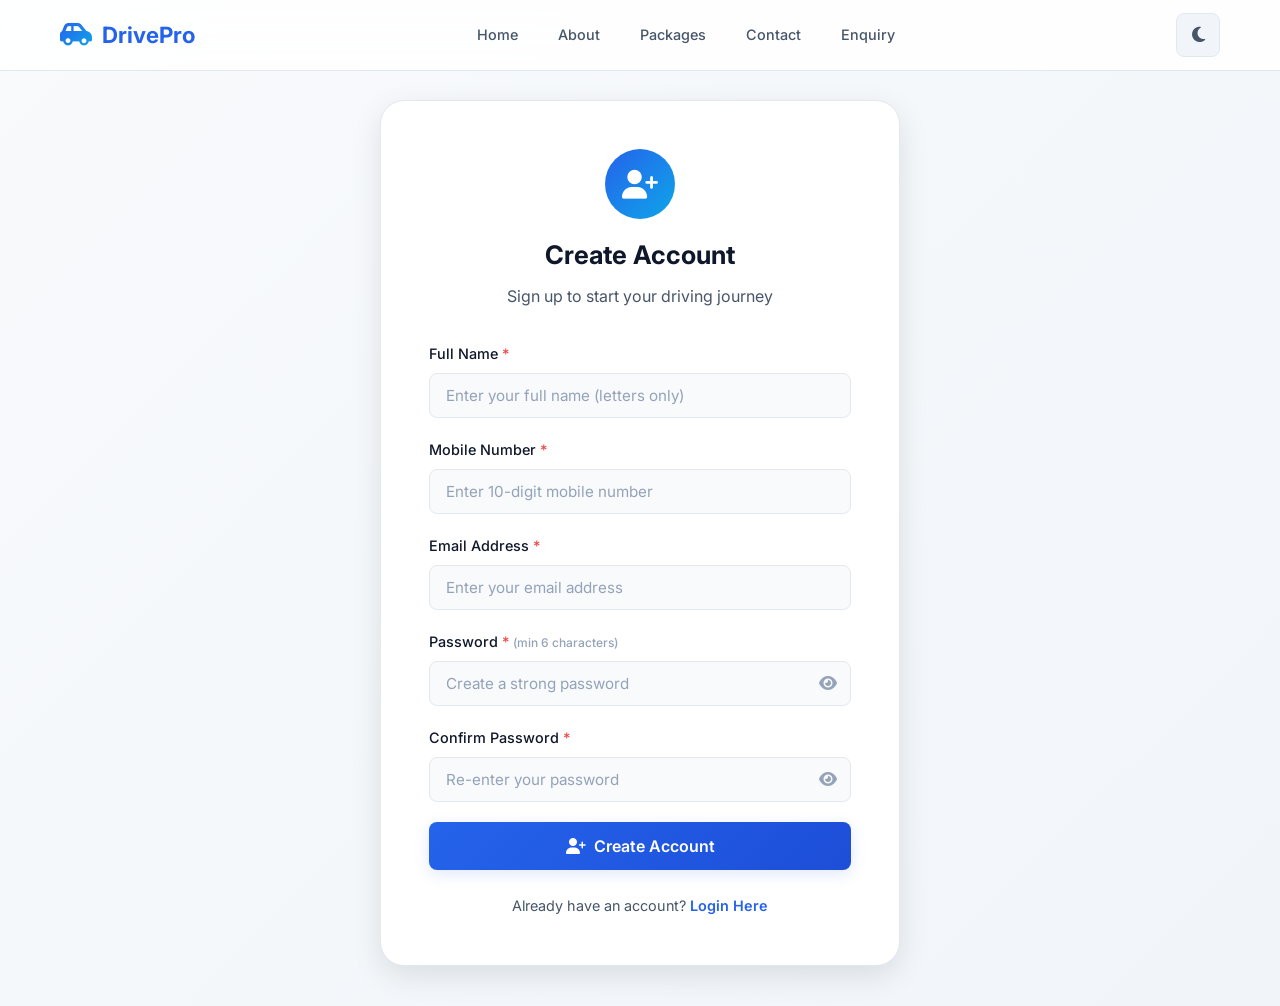
<file: cardrivingproject/signup.html>
<!DOCTYPE html>
<html lang="en" data-theme="light">
<head>
  <meta charset="UTF-8">
  <meta name="viewport" content="width=device-width, initial-scale=1.0">
  <meta name="description" content="Create your DrivePro Driving School account. Sign up to start your driving training journey.">
  <title>Sign Up - DrivePro Driving School</title>
  <link rel="stylesheet" href="https://cdnjs.cloudflare.com/ajax/libs/font-awesome/6.5.1/css/all.min.css">
  <link rel="stylesheet" href="style.css">
</head>
<body>

  <!-- NAVBAR -->
  <nav class="navbar">
    <div class="container">
      <a href="index.html" class="logo"><i class="fas fa-car-side"></i> DrivePro</a>
      <div class="nav-links" id="navLinks">
        <a href="index.html">Home</a>
        <a href="about.html">About</a>
        <a href="packages.html">Packages</a>
        <a href="contact.html">Contact</a>
        <a href="enquiry.html">Enquiry</a>
      </div>
      <div class="nav-actions">
        <button class="theme-toggle" aria-label="Toggle theme">
          <i class="fas fa-moon"></i>
        </button>
        <button class="menu-toggle" aria-label="Menu">
          <i class="fas fa-bars"></i>
        </button>
      </div>
    </div>
  </nav>

  <!-- SIGNUP -->
  <section class="auth-page">
    <div class="auth-card fade-up" style="max-width:520px;">
      <div class="auth-header">
        <div class="auth-icon">
          <i class="fas fa-user-plus"></i>
        </div>
        <h2>Create Account</h2>
        <p>Sign up to start your driving journey</p>
      </div>

      <form id="signupForm">
        <div class="form-group">
          <label>Full Name <span class="required">*</span></label>
          <input type="text" name="fullName" class="form-control" placeholder="Enter your full name (letters only)" data-validate="name" required>
          <p class="error-message"></p>
        </div>

        <div class="form-group">
          <label>Mobile Number <span class="required">*</span></label>
          <input type="tel" name="mobile" class="form-control" placeholder="Enter 10-digit mobile number" data-validate="mobile" maxlength="10" required>
          <p class="error-message"></p>
        </div>

        <div class="form-group">
          <label>Email Address <span class="required">*</span></label>
          <input type="email" name="email" class="form-control" placeholder="Enter your email address" data-validate="email" required>
          <p class="error-message"></p>
        </div>

        <div class="form-group">
          <label>Password <span class="required">*</span> <small style="color:var(--text-muted)">(min 6 characters)</small></label>
          <div class="password-toggle">
            <input type="password" name="password" class="form-control" placeholder="Create a strong password" data-validate="password" required>
            <i class="toggle-pw fas fa-eye"></i>
          </div>
          <p class="error-message"></p>
        </div>

        <div class="form-group">
          <label>Confirm Password <span class="required">*</span></label>
          <div class="password-toggle">
            <input type="password" name="confirmPassword" class="form-control" placeholder="Re-enter your password" required>
            <i class="toggle-pw fas fa-eye"></i>
          </div>
          <p class="error-message"></p>
        </div>

        <button type="submit" class="btn btn-primary btn-block btn-lg">
          <i class="fas fa-user-plus"></i> Create Account
        </button>
      </form>

      <div class="auth-footer">
        <p>Already have an account? <a href="login.html">Login Here</a></p>
      </div>
    </div>
  </section>

  <script src="script.js"></script>
</body>
</html>
</file>
<file: cardrivingproject/style.css>
/* ========== GOOGLE FONTS ========== */
@import url('https://fonts.googleapis.com/css2?family=Inter:wght@300;400;500;600;700;800&display=swap');

/* ========== CSS VARIABLES ========== */
:root {
  /* Colors - Light Mode */
  --primary: #2563eb;
  --primary-dark: #1d4ed8;
  --primary-light: #3b82f6;
  --primary-glow: rgba(37, 99, 235, 0.15);
  --secondary: #0ea5e9;
  --accent: #6366f1;
  --success: #10b981;
  --warning: #f59e0b;
  --danger: #ef4444;

  --bg-primary: #f8fafc;
  --bg-secondary: #ffffff;
  --bg-tertiary: #f1f5f9;
  --bg-card: #ffffff;
  --bg-input: #f8fafc;
  --bg-nav: rgba(255, 255, 255, 0.85);

  --text-primary: #0f172a;
  --text-secondary: #475569;
  --text-muted: #94a3b8;
  --text-inverse: #ffffff;

  --border: #e2e8f0;
  --border-focus: #2563eb;
  --shadow-sm: 0 1px 3px rgba(0, 0, 0, 0.06);
  --shadow-md: 0 4px 12px rgba(0, 0, 0, 0.08);
  --shadow-lg: 0 10px 30px rgba(0, 0, 0, 0.1);
  --shadow-xl: 0 20px 50px rgba(0, 0, 0, 0.12);
  --shadow-card: 0 4px 20px rgba(0, 0, 0, 0.06);
  --shadow-hover: 0 8px 30px rgba(0, 0, 0, 0.12);

  --radius-sm: 8px;
  --radius-md: 12px;
  --radius-lg: 16px;
  --radius-xl: 24px;
  --radius-full: 9999px;

  --transition: all 0.3s cubic-bezier(0.4, 0, 0.2, 1);
  --transition-fast: all 0.15s ease;

  --font: 'Inter', -apple-system, BlinkMacSystemFont, sans-serif;
}

/* ========== DARK MODE ========== */
[data-theme="dark"] {
  --bg-primary: #0f172a;
  --bg-secondary: #1e293b;
  --bg-tertiary: #162033;
  --bg-card: #1e293b;
  --bg-input: #162033;
  --bg-nav: rgba(15, 23, 42, 0.9);

  --text-primary: #f1f5f9;
  --text-secondary: #94a3b8;
  --text-muted: #64748b;

  --border: #334155;
  --shadow-sm: 0 1px 3px rgba(0, 0, 0, 0.2);
  --shadow-md: 0 4px 12px rgba(0, 0, 0, 0.3);
  --shadow-lg: 0 10px 30px rgba(0, 0, 0, 0.4);
  --shadow-xl: 0 20px 50px rgba(0, 0, 0, 0.5);
  --shadow-card: 0 4px 20px rgba(0, 0, 0, 0.2);
  --shadow-hover: 0 8px 30px rgba(0, 0, 0, 0.35);
}

/* ========== RESET & BASE ========== */
*, *::before, *::after {
  margin: 0;
  padding: 0;
  box-sizing: border-box;
}

html {
  scroll-behavior: smooth;
}

body {
  font-family: var(--font);
  background: var(--bg-primary);
  color: var(--text-primary);
  line-height: 1.6;
  transition: var(--transition);
  min-height: 100vh;
  overflow-x: hidden;
}

a {
  text-decoration: none;
  color: inherit;
  transition: var(--transition);
}

img {
  max-width: 100%;
  display: block;
}

ul { list-style: none; }

button {
  cursor: pointer;
  font-family: var(--font);
  border: none;
  outline: none;
}

input, select, textarea {
  font-family: var(--font);
  outline: none;
  border: none;
}

/* ========== SCROLLBAR ========== */
::-webkit-scrollbar { width: 8px; }
::-webkit-scrollbar-track { background: var(--bg-tertiary); }
::-webkit-scrollbar-thumb {
  background: var(--primary);
  border-radius: var(--radius-full);
}

/* ========== UTILITY CLASSES ========== */
.container {
  max-width: 1200px;
  margin: 0 auto;
  padding: 0 20px;
}

.section {
  padding: 80px 0;
}

.section-title {
  text-align: center;
  margin-bottom: 50px;
}

.section-title h2 {
  font-size: 2rem;
  font-weight: 700;
  color: var(--text-primary);
  margin-bottom: 12px;
}

.section-title p {
  color: var(--text-secondary);
  font-size: 1.05rem;
  max-width: 600px;
  margin: 0 auto;
}

.section-title .title-accent {
  display: inline-block;
  width: 60px;
  height: 4px;
  background: linear-gradient(90deg, var(--primary), var(--secondary));
  border-radius: var(--radius-full);
  margin-top: 10px;
}


/* ========== AUTH DROPDOWN ========== */
.auth-dropdown {
  position: relative;
  display: inline-block;
}
.auth-dropdown .dropbtn {
  font-family: inherit;
}
.auth-dropdown .dropdown-content {
  display: none;
  position: absolute;
  background-color: var(--bg-card);
  min-width: 180px;
  box-shadow: var(--shadow-lg);
  z-index: 1000;
  border-radius: var(--radius-sm);
  top: 100%;
  right: 0;
  margin-top: 5px;
  overflow: hidden;
  border: 1px solid var(--border);
}
.auth-dropdown .dropdown-content a {
  color: var(--text-primary);
  padding: 12px 16px;
  text-decoration: none;
  display: flex !important;
  align-items: center;
  gap: 8px;
  font-size: 0.9rem;
  transition: var(--transition);
}
.auth-dropdown .dropdown-content a:hover {
  background-color: var(--primary-glow);
  color: var(--primary);
}
.auth-dropdown:hover .dropdown-content {
  display: block;
}

/* ========== NAVIGATION ========== */
.navbar {
  position: fixed;
  top: 0;
  left: 0;
  right: 0;
  z-index: 1000;
  background: var(--bg-nav);
  backdrop-filter: blur(20px);
  -webkit-backdrop-filter: blur(20px);
  border-bottom: 1px solid var(--border);
  transition: var(--transition);
  padding: 0 20px;
}

.navbar .container {
  display: flex;
  align-items: center;
  justify-content: space-between;
  height: 70px;
}

.navbar .logo {
  display: flex;
  align-items: center;
  gap: 10px;
  font-size: 1.4rem;
  font-weight: 700;
  color: var(--primary);
}

.navbar .logo i {
  font-size: 1.6rem;
  background: linear-gradient(135deg, var(--primary), var(--secondary));
  -webkit-background-clip: text;
  -webkit-text-fill-color: transparent;
  background-clip: text;
}

.nav-links {
  display: flex;
  align-items: center;
  gap: 8px;
}

.nav-links a {
  padding: 8px 16px;
  border-radius: var(--radius-sm);
  color: var(--text-secondary);
  font-weight: 500;
  font-size: 0.9rem;
  transition: var(--transition);
  position: relative;
}

.nav-links a:hover,
.nav-links a.active {
  color: var(--primary);
  background: var(--primary-glow);
}

.nav-actions {
  display: flex;
  align-items: center;
  gap: 12px;
}

/* Theme Toggle */
.theme-toggle {
  width: 44px;
  height: 44px;
  border-radius: var(--radius-sm);
  background: var(--bg-tertiary);
  display: flex;
  align-items: center;
  justify-content: center;
  cursor: pointer;
  transition: var(--transition);
  border: 1px solid var(--border);
  color: var(--text-secondary);
  font-size: 1.1rem;
}

.theme-toggle:hover {
  background: var(--primary-glow);
  color: var(--primary);
  border-color: var(--primary);
}

.nav-auth-btn {
  padding: 8px 20px;
  border-radius: var(--radius-sm);
  font-weight: 600;
  font-size: 0.9rem;
  transition: var(--transition);
}

.nav-auth-btn.login-btn {
  color: var(--primary);
  border: 1.5px solid var(--primary);
  background: transparent;
}

.nav-auth-btn.login-btn:hover {
  background: var(--primary);
  color: white;
}

.nav-auth-btn.signup-btn {
  background: linear-gradient(135deg, var(--primary), var(--primary-dark));
  color: white;
  border: none;
}

.nav-auth-btn.signup-btn:hover {
  transform: translateY(-2px);
  box-shadow: 0 4px 15px var(--primary-glow);
}

/* Mobile Menu */
.menu-toggle {
  display: none;
  width: 44px;
  height: 44px;
  border-radius: var(--radius-sm);
  background: var(--bg-tertiary);
  align-items: center;
  justify-content: center;
  cursor: pointer;
  border: 1px solid var(--border);
  color: var(--text-primary);
  font-size: 1.3rem;
}

@media (max-width: 900px) {
  .menu-toggle {
    display: flex;
  }

  .nav-links, .nav-actions .nav-auth-btn {
    display: none;
  }

  .nav-links.active {
    display: flex;
    flex-direction: column;
    position: absolute;
    top: 70px;
    left: 0;
    right: 0;
    background: var(--bg-secondary);
    border-bottom: 1px solid var(--border);
    padding: 20px;
    gap: 4px;
    box-shadow: var(--shadow-lg);
    animation: slideDown 0.3s ease;
  }

  .nav-links.active a {
    padding: 12px 16px;
    width: 100%;
  }

  .nav-links.active .mobile-auth {
    display: flex;
    gap: 10px;
    margin-top: 10px;
    padding-top: 15px;
    border-top: 1px solid var(--border);
  }

  .mobile-auth { display: none; }
}

@keyframes slideDown {
  from { opacity: 0; transform: translateY(-10px); }
  to { opacity: 1; transform: translateY(0); }
}

/* ========== HERO SECTION ========== */
.hero {
  min-height: 100vh;
  display: flex;
  align-items: center;
  position: relative;
  padding-top: 70px;
  overflow: hidden;
  background: linear-gradient(135deg, var(--bg-primary) 0%, var(--bg-tertiary) 100%);
}

.hero::before {
  content: '';
  position: absolute;
  top: -50%;
  right: -20%;
  width: 700px;
  height: 700px;
  background: radial-gradient(circle, var(--primary-glow) 0%, transparent 70%);
  border-radius: 50%;
  animation: float 6s ease-in-out infinite;
}

.hero::after {
  content: '';
  position: absolute;
  bottom: -30%;
  left: -10%;
  width: 500px;
  height: 500px;
  background: radial-gradient(circle, rgba(14, 165, 233, 0.1) 0%, transparent 70%);
  border-radius: 50%;
  animation: float 8s ease-in-out infinite reverse;
}

@keyframes float {
  0%, 100% { transform: translateY(0); }
  50% { transform: translateY(-30px); }
}

.hero .container {
  display: grid;
  grid-template-columns: 1fr 1fr;
  gap: 60px;
  align-items: center;
  position: relative;
  z-index: 1;
}

.hero-content h1 {
  font-size: 3.2rem;
  font-weight: 800;
  line-height: 1.2;
  margin-bottom: 20px;
  color: var(--text-primary);
}

.hero-content h1 span {
  background: linear-gradient(135deg, var(--primary), var(--secondary));
  -webkit-background-clip: text;
  -webkit-text-fill-color: transparent;
  background-clip: text;
}

.hero-content p {
  font-size: 1.1rem;
  color: var(--text-secondary);
  margin-bottom: 32px;
  line-height: 1.8;
}

.hero-buttons {
  display: flex;
  gap: 16px;
  flex-wrap: wrap;
}

.hero-stats {
  display: flex;
  gap: 40px;
  margin-top: 48px;
}

.stat-item h3 {
  font-size: 1.8rem;
  font-weight: 800;
  color: var(--primary);
}

.stat-item p {
  font-size: 0.9rem;
  color: var(--text-muted);
  margin-top: 4px;
}

.hero-visual {
  display: flex;
  justify-content: center;
  align-items: center;
  position: relative;
}

/* Decorative outer ring */
.hero-visual::before {
  content: '';
  position: absolute;
  inset: -12px;
  border-radius: calc(var(--radius-xl) + 12px);
  background: linear-gradient(135deg, var(--primary), var(--secondary), transparent);
  opacity: 0.25;
  z-index: 0;
  border-radius: 28px;
  animation: float 5s ease-in-out infinite;
}

.hero-image-wrapper {
  position: relative;
  z-index: 1;
  width: 100%;
  max-width: 520px;
  border-radius: var(--radius-xl);
  overflow: hidden;
  box-shadow:
    0 0 0 4px rgba(99, 102, 241, 0.15),
    0 25px 60px rgba(0, 0, 0, 0.35),
    0 8px 20px var(--primary-glow);
  background: var(--bg-tertiary);
  /* Animate the whole card gently */
  animation: float 6s ease-in-out infinite;
}

/* The actual image */
.hero-img {
  width: 100%;
  height: 100%;
  max-height: 480px;
  object-fit: cover;
  object-position: center;
  display: block;
  border-radius: var(--radius-xl);
  /* Subtle zoom on hover */
  transition: transform 0.5s ease;
}

.hero-image-wrapper:hover .hero-img {
  transform: scale(1.04);
}

/* ── DESKTOP: text left, image right ── */
/* Already handled by .hero .container grid-template-columns: 1fr 1fr */

/* ── TABLET (900px) ── */
@media (max-width: 900px) {
  .hero-image-wrapper {
    max-width: 420px;
  }
  .hero-img {
    max-height: 380px;
  }
}

/* ── MOBILE (768px) — image stacks BELOW text ── */
@media (max-width: 768px) {
  .hero .container {
    grid-template-columns: 1fr;
    text-align: center;
  }

  .hero-content h1 {
    font-size: 2.2rem;
  }

  .hero-buttons { justify-content: center; }
  .hero-stats   { justify-content: center; }

  /* Image goes BELOW the text content */
  .hero-visual {
    order: 1;        /* text stays on top (order: 0 default) */
    width: 100%;
  }

  .hero-image-wrapper {
    max-width: 100%;    /* full width on mobile */
    border-radius: 16px;
  }

  .hero-img {
    max-height: 260px;
    object-position: center 30%;  /* show top of image (car/school front) */
  }
}

/* ── SMALL PHONE (480px) ── */
@media (max-width: 480px) {
  .hero-img {
    max-height: 210px;
  }
}

/* ========== BUTTONS ========== */
.btn {
  padding: 12px 28px;
  border-radius: var(--radius-sm);
  font-weight: 600;
  font-size: 0.95rem;
  transition: var(--transition);
  display: inline-flex;
  align-items: center;
  gap: 8px;
  cursor: pointer;
  border: none;
}

.btn-primary {
  background: linear-gradient(135deg, var(--primary), var(--primary-dark));
  color: white;
  box-shadow: 0 4px 15px var(--primary-glow);
}

.btn-primary:hover {
  transform: translateY(-2px);
  box-shadow: 0 6px 25px var(--primary-glow);
}

.btn-outline {
  border: 2px solid var(--primary);
  color: var(--primary);
  background: transparent;
}

.btn-outline:hover {
  background: var(--primary);
  color: white;
  transform: translateY(-2px);
}

.btn-success {
  background: linear-gradient(135deg, var(--success), #059669);
  color: white;
}

.btn-success:hover {
  transform: translateY(-2px);
  box-shadow: 0 4px 15px rgba(16, 185, 129, 0.3);
}

.btn-danger {
  background: linear-gradient(135deg, var(--danger), #dc2626);
  color: white;
}

.btn-danger:hover {
  transform: translateY(-2px);
}

.btn-lg {
  padding: 14px 36px;
  font-size: 1rem;
}

.btn-sm {
  padding: 8px 16px;
  font-size: 0.85rem;
}

.btn-block {
  width: 100%;
  justify-content: center;
}

/* ========== CARDS ========== */
.card {
  background: var(--bg-card);
  border-radius: var(--radius-lg);
  border: 1px solid var(--border);
  padding: 32px;
  transition: var(--transition);
  box-shadow: var(--shadow-card);
}

.card:hover {
  transform: translateY(-4px);
  box-shadow: var(--shadow-hover);
  border-color: var(--primary);
}

.card-icon {
  width: 60px;
  height: 60px;
  border-radius: var(--radius-md);
  background: var(--primary-glow);
  display: flex;
  align-items: center;
  justify-content: center;
  font-size: 1.5rem;
  color: var(--primary);
  margin-bottom: 20px;
}

.card h3 {
  font-size: 1.2rem;
  font-weight: 600;
  margin-bottom: 10px;
  color: var(--text-primary);
}

.card p {
  color: var(--text-secondary);
  font-size: 0.95rem;
  line-height: 1.6;
}

/* ========== HIGHLIGHTS / FEATURES GRID ========== */
.features-grid {
  display: grid;
  grid-template-columns: repeat(auto-fit, minmax(300px, 1fr));
  gap: 24px;
}

/* ========== PAGE HEADER ========== */
.page-header {
  padding: 120px 0 60px;
  background: linear-gradient(135deg, var(--bg-primary), var(--bg-tertiary));
  text-align: center;
  position: relative;
  overflow: hidden;
}

.page-header::before {
  content: '';
  position: absolute;
  top: -50%;
  right: -20%;
  width: 400px;
  height: 400px;
  background: radial-gradient(circle, var(--primary-glow) 0%, transparent 70%);
  border-radius: 50%;
}

.page-header h1 {
  font-size: 2.5rem;
  font-weight: 800;
  color: var(--text-primary);
  margin-bottom: 12px;
  position: relative;
  z-index: 1;
}

.page-header p {
  color: var(--text-secondary);
  font-size: 1.1rem;
  position: relative;
  z-index: 1;
}

.breadcrumb {
  display: flex;
  align-items: center;
  justify-content: center;
  gap: 8px;
  margin-top: 16px;
  color: var(--text-muted);
  font-size: 0.9rem;
  position: relative;
  z-index: 1;
}

.breadcrumb a { color: var(--primary); }
.breadcrumb a:hover { text-decoration: underline; }

/* ========== ABOUT SECTION ========== */
.about-grid {
  display: grid;
  grid-template-columns: 1fr 1fr;
  gap: 60px;
  align-items: center;
}

.about-image {
  border-radius: var(--radius-xl);
  overflow: hidden;
  background: linear-gradient(135deg, var(--primary-glow), rgba(14, 165, 233, 0.1));
  aspect-ratio: 4/3;
  display: flex;
  align-items: center;
  justify-content: center;
}

.about-image i {
  font-size: 6rem;
  color: var(--primary);
  opacity: 0.5;
}

.about-content h2 {
  font-size: 2rem;
  font-weight: 700;
  margin-bottom: 16px;
}

.about-content p {
  color: var(--text-secondary);
  margin-bottom: 16px;
  line-height: 1.8;
}

.about-list {
  margin-top: 20px;
}

.about-list li {
  display: flex;
  align-items: center;
  gap: 12px;
  padding: 8px 0;
  color: var(--text-secondary);
}

.about-list li i {
  color: var(--success);
  font-size: 1rem;
}

.vision-mission {
  display: grid;
  grid-template-columns: 1fr 1fr;
  gap: 24px;
  margin-top: 40px;
}

.vm-card {
  background: var(--bg-card);
  padding: 30px;
  border-radius: var(--radius-lg);
  border: 1px solid var(--border);
  text-align: center;
  transition: var(--transition);
}

.vm-card:hover {
  border-color: var(--primary);
  transform: translateY(-4px);
  box-shadow: var(--shadow-hover);
}

.vm-card i {
  font-size: 2.5rem;
  color: var(--primary);
  margin-bottom: 16px;
}

.vm-card h3 {
  font-size: 1.3rem;
  font-weight: 700;
  margin-bottom: 10px;
}

.vm-card p {
  color: var(--text-secondary);
  line-height: 1.7;
}

/* Trainers */
.trainers-grid {
  display: grid;
  grid-template-columns: repeat(auto-fit, minmax(260px, 1fr));
  gap: 24px;
}

.trainer-card {
  background: var(--bg-card);
  padding: 32px;
  border-radius: var(--radius-lg);
  border: 1px solid var(--border);
  text-align: center;
  transition: var(--transition);
}

.trainer-card:hover {
  transform: translateY(-4px);
  box-shadow: var(--shadow-hover);
  border-color: var(--primary);
}

.trainer-avatar {
  width: 90px;
  height: 90px;
  border-radius: 50%;
  background: linear-gradient(135deg, var(--primary), var(--secondary));
  display: flex;
  align-items: center;
  justify-content: center;
  margin: 0 auto 16px;
  font-size: 2.2rem;
  color: white;
}

.trainer-card h3 {
  font-size: 1.15rem;
  font-weight: 600;
  margin-bottom: 6px;
}

.trainer-card .role {
  color: var(--primary);
  font-size: 0.9rem;
  font-weight: 500;
  margin-bottom: 10px;
}

.trainer-card p {
  color: var(--text-secondary);
  font-size: 0.9rem;
}

@media (max-width: 768px) {
  .about-grid { grid-template-columns: 1fr; }
  .vision-mission { grid-template-columns: 1fr; }
}

/* ========== PACKAGES SECTION ========== */
.packages-grid {
  display: grid;
  grid-template-columns: repeat(auto-fit, minmax(320px, 1fr));
  gap: 28px;
}

.package-card {
  background: var(--bg-card);
  border-radius: var(--radius-lg);
  border: 1px solid var(--border);
  overflow: hidden;
  transition: var(--transition);
  position: relative;
}

.package-card:hover {
  transform: translateY(-6px);
  box-shadow: var(--shadow-hover);
  border-color: var(--primary);
}

.package-card.featured {
  border-color: var(--primary);
  box-shadow: 0 0 0 1px var(--primary);
}

.package-badge {
  position: absolute;
  top: 16px;
  right: 16px;
  padding: 4px 14px;
  background: linear-gradient(135deg, var(--primary), var(--secondary));
  color: white;
  font-size: 0.75rem;
  font-weight: 600;
  border-radius: var(--radius-full);
  text-transform: uppercase;
  letter-spacing: 0.5px;
}

.package-header {
  padding: 32px 32px 0;
  text-align: center;
}

.package-header .package-icon {
  width: 70px;
  height: 70px;
  border-radius: var(--radius-md);
  background: var(--primary-glow);
  display: flex;
  align-items: center;
  justify-content: center;
  margin: 0 auto 16px;
  font-size: 1.8rem;
  color: var(--primary);
}

.package-header h3 {
  font-size: 1.4rem;
  font-weight: 700;
  margin-bottom: 8px;
}

.package-header .duration {
  color: var(--text-muted);
  font-size: 0.9rem;
}

.package-price {
  text-align: center;
  padding: 24px 32px;
}

.package-price .amount {
  font-size: 2.5rem;
  font-weight: 800;
  color: var(--primary);
}

.package-price .currency {
  font-size: 1.2rem;
  font-weight: 600;
}

.package-price .period {
  color: var(--text-muted);
  font-size: 0.9rem;
}

.package-features {
  padding: 0 32px;
}

.package-features li {
  display: flex;
  align-items: center;
  gap: 10px;
  padding: 8px 0;
  color: var(--text-secondary);
  font-size: 0.95rem;
}

.package-features li i {
  color: var(--success);
  font-size: 0.85rem;
}

.package-footer {
  padding: 24px 32px 32px;
}

/* ========== FORMS ========== */
.form-container {
  max-width: 600px;
  margin: 0 auto;
}

.form-grid {
  display: grid;
  grid-template-columns: 1fr 1fr;
  gap: 20px;
}

.form-grid .full-width {
  grid-column: 1 / -1;
}

@media (max-width: 600px) {
  .form-grid { grid-template-columns: 1fr; }
}

.form-group {
  margin-bottom: 20px;
}

.form-group label {
  display: block;
  margin-bottom: 8px;
  font-weight: 500;
  color: var(--text-primary);
  font-size: 0.9rem;
}

.form-group label .required {
  color: var(--danger);
}

.form-control {
  width: 100%;
  padding: 12px 16px;
  border: 1.5px solid var(--border);
  border-radius: var(--radius-sm);
  background: var(--bg-input);
  color: var(--text-primary);
  font-size: 0.95rem;
  transition: var(--transition);
}

.form-control:focus {
  border-color: var(--primary);
  box-shadow: 0 0 0 3px var(--primary-glow);
}

.form-control::placeholder {
  color: var(--text-muted);
}

/* ── Legacy .error class (kept for compatibility) ── */
.form-control.error {
  border-color: var(--danger);
  box-shadow: 0 0 0 3px rgba(239, 68, 68, 0.15);
}

/* ── ERROR STATE ── */
.form-control.input-error {
  border-color: var(--danger) !important;
  box-shadow: 0 0 0 3px rgba(239, 68, 68, 0.18) !important;
  background-color: rgba(239, 68, 68, 0.04);
}

.form-group.has-error label {
  color: var(--danger);
}

/* ── SUCCESS STATE ── */
.form-control.input-success {
  border-color: var(--success) !important;
  box-shadow: 0 0 0 3px rgba(16, 185, 129, 0.15) !important;
  background-color: rgba(16, 185, 129, 0.04);
}

.form-group.has-success label {
  color: var(--success);
}

/* ── ERROR MESSAGE ── */
.error-message {
  color: var(--danger);
  font-size: 0.8rem;
  font-weight: 500;
  margin-top: 6px;
  display: none;
  align-items: center;
  gap: 5px;
  padding: 4px 8px;
  border-radius: 6px;
  background: rgba(239, 68, 68, 0.08);
  border-left: 3px solid var(--danger);
  line-height: 1.4;
}

.error-message.visible {
  display: flex;
  animation: errorSlideIn 0.22s ease;
}

@keyframes errorSlideIn {
  from { opacity: 0; transform: translateY(-6px); }
  to   { opacity: 1; transform: translateY(0);    }
}

textarea.form-control {
  resize: vertical;
  min-height: 120px;
}

select.form-control {
  appearance: none;
  background-image: url("data:image/svg+xml,%3Csvg xmlns='http://www.w3.org/2000/svg' width='12' height='12' fill='%2394a3b8' viewBox='0 0 16 16'%3E%3Cpath d='M8 11L3 6h10l-5 5z'/%3E%3C/svg%3E");
  background-repeat: no-repeat;
  background-position: right 14px center;
  padding-right: 40px;
}

/* File Upload */
.file-upload {
  border: 2px dashed var(--border);
  border-radius: var(--radius-md);
  padding: 30px;
  text-align: center;
  cursor: pointer;
  transition: var(--transition);
  background: var(--bg-input);
}

.file-upload:hover {
  border-color: var(--primary);
  background: var(--primary-glow);
}

.file-upload i {
  font-size: 2rem;
  color: var(--primary);
  margin-bottom: 10px;
}

.file-upload p {
  color: var(--text-secondary);
  font-size: 0.9rem;
}

.file-upload .file-name {
  color: var(--primary);
  font-weight: 600;
  margin-top: 8px;
}

/* ========== AUTH PAGES ========== */
.auth-page {
  min-height: 100vh;
  display: flex;
  align-items: center;
  justify-content: center;
  padding: 100px 20px 40px;
  background: linear-gradient(135deg, var(--bg-primary), var(--bg-tertiary));
}

.auth-card {
  background: var(--bg-card);
  border-radius: var(--radius-xl);
  border: 1px solid var(--border);
  padding: 48px;
  width: 100%;
  max-width: 480px;
  box-shadow: var(--shadow-lg);
}

.auth-card .auth-header {
  text-align: center;
  margin-bottom: 32px;
}

.auth-card .auth-header .auth-icon {
  width: 70px;
  height: 70px;
  border-radius: 50%;
  background: linear-gradient(135deg, var(--primary), var(--secondary));
  display: flex;
  align-items: center;
  justify-content: center;
  margin: 0 auto 16px;
  font-size: 1.8rem;
  color: white;
}

.auth-card .auth-header h2 {
  font-size: 1.6rem;
  font-weight: 700;
}

.auth-card .auth-header p {
  color: var(--text-secondary);
  margin-top: 8px;
}

.auth-footer {
  text-align: center;
  margin-top: 24px;
  color: var(--text-secondary);
  font-size: 0.9rem;
}

.auth-footer a {
  color: var(--primary);
  font-weight: 600;
}

.auth-footer a:hover {
  text-decoration: underline;
}

.password-toggle {
  position: relative;
}

.password-toggle .toggle-pw {
  position: absolute;
  right: 14px;
  top: 50%;
  transform: translateY(-50%);
  cursor: pointer;
  color: var(--text-muted);
  transition: var(--transition);
}

.password-toggle .toggle-pw:hover {
  color: var(--primary);
}

/* ========== CONTACT INFO ========== */
.contact-grid {
  display: grid;
  grid-template-columns: 1fr 1fr;
  gap: 40px;
  align-items: start;
}

.contact-info-cards {
  display: flex;
  flex-direction: column;
  gap: 20px;
}

.contact-info-card {
  background: var(--bg-card);
  padding: 24px;
  border-radius: var(--radius-md);
  border: 1px solid var(--border);
  display: flex;
  align-items: flex-start;
  gap: 16px;
  transition: var(--transition);
}

.contact-info-card:hover {
  border-color: var(--primary);
  transform: translateX(4px);
}

.contact-info-card .info-icon {
  width: 50px;
  height: 50px;
  border-radius: var(--radius-sm);
  background: var(--primary-glow);
  display: flex;
  align-items: center;
  justify-content: center;
  color: var(--primary);
  font-size: 1.1rem;
  flex-shrink: 0;
}

.contact-info-card h4 {
  font-weight: 600;
  margin-bottom: 4px;
}

.contact-info-card p {
  color: var(--text-secondary);
  font-size: 0.9rem;
}

.contact-form-wrap {
  background: var(--bg-card);
  padding: 40px;
  border-radius: var(--radius-lg);
  border: 1px solid var(--border);
  box-shadow: var(--shadow-card);
}

.contact-form-wrap h3 {
  font-size: 1.3rem;
  font-weight: 700;
  margin-bottom: 24px;
}

@media (max-width: 768px) {
  .contact-grid { grid-template-columns: 1fr; }
}

/* ========== DASHBOARD LAYOUT ========== */
.dashboard-layout {
  display: flex;
  min-height: 100vh;
  padding-top: 70px;
}

.sidebar {
  width: 260px;
  background: var(--bg-secondary);
  border-right: 1px solid var(--border);
  padding: 30px 16px;
  position: fixed;
  top: 70px;
  bottom: 0;
  left: 0;
  overflow-y: auto;
  transition: var(--transition);
  z-index: 100;
}

.sidebar-header {
  padding: 0 12px 20px;
  border-bottom: 1px solid var(--border);
  margin-bottom: 20px;
}

.sidebar-header .user-info {
  display: flex;
  align-items: center;
  gap: 12px;
}

.sidebar-header .user-avatar {
  width: 44px;
  height: 44px;
  border-radius: 50%;
  background: linear-gradient(135deg, var(--primary), var(--secondary));
  display: flex;
  align-items: center;
  justify-content: center;
  color: white;
  font-weight: 700;
  font-size: 1.1rem;
}

.sidebar-header .user-name {
  font-weight: 600;
  font-size: 0.95rem;
}

.sidebar-header .user-role {
  font-size: 0.8rem;
  color: var(--text-muted);
}

.sidebar-menu a {
  display: flex;
  align-items: center;
  gap: 12px;
  padding: 12px 16px;
  border-radius: var(--radius-sm);
  color: var(--text-secondary);
  font-weight: 500;
  font-size: 0.9rem;
  transition: var(--transition);
  margin-bottom: 4px;
}

.sidebar-menu a:hover {
  background: var(--primary-glow);
  color: var(--primary);
}

.sidebar-menu a.active {
  background: linear-gradient(135deg, var(--primary), var(--primary-dark));
  color: white;
  box-shadow: 0 4px 12px var(--primary-glow);
}

.sidebar-menu a i {
  width: 20px;
  text-align: center;
}

.sidebar-menu .menu-label {
  font-size: 0.75rem;
  font-weight: 600;
  text-transform: uppercase;
  letter-spacing: 1px;
  color: var(--text-muted);
  padding: 16px 16px 8px;
}

.dashboard-main {
  flex: 1;
  margin-left: 260px;
  padding: 30px;
  min-height: calc(100vh - 70px);
}

.dashboard-page {
  display: none;
}

.dashboard-page.active {
  display: block;
  animation: fadeIn 0.3s ease;
}

@keyframes fadeIn {
  from { opacity: 0; transform: translateY(10px); }
  to { opacity: 1; transform: translateY(0); }
}

/* Sidebar Toggle for Mobile */
.sidebar-toggle {
  display: none;
  position: fixed;
  bottom: 24px;
  left: 24px;
  width: 50px;
  height: 50px;
  border-radius: 50%;
  background: linear-gradient(135deg, var(--primary), var(--primary-dark));
  color: white;
  font-size: 1.2rem;
  z-index: 200;
  box-shadow: var(--shadow-lg);
  align-items: center;
  justify-content: center;
  border: none;
}

@media (max-width: 768px) {
  .sidebar {
    transform: translateX(-100%);
  }

  .sidebar.open {
    transform: translateX(0);
    box-shadow: var(--shadow-xl);
  }

  .dashboard-main {
    margin-left: 0;
    padding: 20px;
  }

  .sidebar-toggle {
    display: flex;
  }
}

/* ========== DASHBOARD WIDGETS ========== */
.dashboard-welcome {
  background: linear-gradient(135deg, var(--primary), var(--primary-dark));
  border-radius: var(--radius-lg);
  padding: 32px;
  color: white;
  margin-bottom: 28px;
  position: relative;
  overflow: hidden;
}

.dashboard-welcome::before {
  content: '';
  position: absolute;
  top: -50%;
  right: -10%;
  width: 300px;
  height: 300px;
  background: rgba(255, 255, 255, 0.1);
  border-radius: 50%;
}

.dashboard-welcome h2 {
  font-size: 1.6rem;
  font-weight: 700;
  margin-bottom: 8px;
  position: relative;
  z-index: 1;
}

.dashboard-welcome p {
  opacity: 0.9;
  position: relative;
  z-index: 1;
}

.stats-grid {
  display: grid;
  grid-template-columns: repeat(auto-fit, minmax(200px, 1fr));
  gap: 20px;
  margin-bottom: 28px;
}

.stat-card {
  background: var(--bg-card);
  border-radius: var(--radius-md);
  border: 1px solid var(--border);
  padding: 24px;
  display: flex;
  align-items: center;
  gap: 16px;
  transition: var(--transition);
}

.stat-card:hover {
  transform: translateY(-2px);
  box-shadow: var(--shadow-hover);
}

.stat-card .stat-icon {
  width: 50px;
  height: 50px;
  border-radius: var(--radius-sm);
  display: flex;
  align-items: center;
  justify-content: center;
  font-size: 1.2rem;
  flex-shrink: 0;
}

.stat-card .stat-icon.blue {
  background: rgba(37, 99, 235, 0.1);
  color: var(--primary);
}

.stat-card .stat-icon.green {
  background: rgba(16, 185, 129, 0.1);
  color: var(--success);
}

.stat-card .stat-icon.orange {
  background: rgba(245, 158, 11, 0.1);
  color: var(--warning);
}

.stat-card .stat-icon.purple {
  background: rgba(99, 102, 241, 0.1);
  color: var(--accent);
}

.stat-card .stat-icon.red {
  background: rgba(239, 68, 68, 0.1);
  color: var(--danger);
}

.stat-card .stat-info h3 {
  font-size: 1.5rem;
  font-weight: 700;
}

.stat-card .stat-info p {
  color: var(--text-muted);
  font-size: 0.85rem;
}

/* ========== TABLES ========== */
.table-container {
  background: var(--bg-card);
  border-radius: var(--radius-lg);
  border: 1px solid var(--border);
  overflow: hidden;
}

.table-header {
  display: flex;
  align-items: center;
  justify-content: space-between;
  padding: 20px 24px;
  border-bottom: 1px solid var(--border);
  flex-wrap: wrap;
  gap: 12px;
}

.table-header h3 {
  font-size: 1.1rem;
  font-weight: 600;
}

.table-header .table-search {
  padding: 8px 14px;
  border: 1px solid var(--border);
  border-radius: var(--radius-sm);
  background: var(--bg-input);
  color: var(--text-primary);
  font-size: 0.85rem;
  width: 240px;
}

.table-header .table-search:focus {
  border-color: var(--primary);
}

.data-table {
  width: 100%;
  border-collapse: collapse;
}

.data-table th {
  text-align: left;
  padding: 14px 20px;
  font-size: 0.8rem;
  font-weight: 600;
  text-transform: uppercase;
  letter-spacing: 0.5px;
  color: var(--text-muted);
  background: var(--bg-tertiary);
  border-bottom: 1px solid var(--border);
}

.data-table td {
  padding: 14px 20px;
  font-size: 0.9rem;
  border-bottom: 1px solid var(--border);
  color: var(--text-secondary);
}

.data-table tbody tr {
  transition: var(--transition-fast);
}

.data-table tbody tr:hover {
  background: var(--primary-glow);
}

.data-table tbody tr:last-child td {
  border-bottom: none;
}

.status-badge {
  padding: 4px 12px;
  border-radius: var(--radius-full);
  font-size: 0.78rem;
  font-weight: 600;
  display: inline-block;
}

.status-badge.approved {
  background: rgba(16, 185, 129, 0.1);
  color: var(--success);
}

.status-badge.pending {
  background: rgba(245, 158, 11, 0.1);
  color: var(--warning);
}

.status-badge.cancelled {
  background: rgba(239, 68, 68, 0.1);
  color: var(--danger);
}

.status-badge.active {
  background: rgba(37, 99, 235, 0.1);
  color: var(--primary);
}

/* Responsive table */
.table-responsive {
  overflow-x: auto;
}

/* ========== TABS ========== */
.tabs-container {
  margin-bottom: 24px;
}

.tabs {
  display: flex;
  gap: 4px;
  border-bottom: 2px solid var(--border);
  overflow-x: auto;
  padding-bottom: 0;
}

.tab-btn {
  padding: 12px 20px;
  font-size: 0.9rem;
  font-weight: 500;
  color: var(--text-secondary);
  background: none;
  border: none;
  border-bottom: 2px solid transparent;
  margin-bottom: -2px;
  cursor: pointer;
  transition: var(--transition);
  white-space: nowrap;
}

.tab-btn:hover {
  color: var(--primary);
}

.tab-btn.active {
  color: var(--primary);
  border-bottom-color: var(--primary);
  font-weight: 600;
}

.tab-content {
  display: none;
}

.tab-content.active {
  display: block;
  animation: fadeIn 0.3s ease;
}

/* ========== PAYMENT PAGE ========== */
.payment-card {
  background: var(--bg-card);
  border-radius: var(--radius-lg);
  border: 1px solid var(--border);
  padding: 40px;
  max-width: 500px;
  margin: 0 auto;
  text-align: center;
}

.payment-card .qr-code {
  width: 200px;
  height: 200px;
  margin: 24px auto;
  background: var(--bg-tertiary);
  border-radius: var(--radius-md);
  display: flex;
  align-items: center;
  justify-content: center;
  font-size: 4rem;
  color: var(--text-muted);
  border: 2px dashed var(--border);
}

.payment-card h3 {
  font-size: 1.3rem;
  font-weight: 700;
  margin-bottom: 8px;
}

.payment-card p {
  color: var(--text-secondary);
  font-size: 0.95rem;
  margin-bottom: 8px;
}

.payment-amount {
  font-size: 2rem;
  font-weight: 800;
  color: var(--primary);
  margin: 16px 0;
}

.payment-instructions {
  text-align: left;
  margin: 24px 0;
  padding: 20px;
  background: var(--bg-tertiary);
  border-radius: var(--radius-md);
}

.payment-instructions li {
  padding: 6px 0;
  color: var(--text-secondary);
  font-size: 0.9rem;
  display: flex;
  align-items: flex-start;
  gap: 8px;
}

.payment-instructions li i {
  color: var(--primary);
  margin-top: 4px;
}

/* ========== SEARCH BOX ========== */
.search-box {
  background: var(--bg-card);
  border-radius: var(--radius-lg);
  border: 1px solid var(--border);
  padding: 40px;
  text-align: center;
  max-width: 600px;
  margin: 0 auto;
}

.search-box h3 {
  font-size: 1.3rem;
  font-weight: 700;
  margin-bottom: 8px;
}

.search-box p {
  color: var(--text-secondary);
  margin-bottom: 24px;
}

.search-input-group {
  display: flex;
  gap: 12px;
}

.search-input-group input {
  flex: 1;
  padding: 12px 16px;
  border: 1.5px solid var(--border);
  border-radius: var(--radius-sm);
  background: var(--bg-input);
  color: var(--text-primary);
  font-size: 0.95rem;
}

.search-input-group input:focus {
  border-color: var(--primary);
}

.search-result {
  margin-top: 24px;
  text-align: left;
}

/* ========== ENQUIRY REPLY ========== */
.reply-section {
  background: var(--bg-tertiary);
  border-radius: var(--radius-md);
  padding: 20px;
  margin-top: 12px;
}

.reply-section textarea {
  width: 100%;
  padding: 10px;
  border: 1px solid var(--border);
  border-radius: var(--radius-sm);
  background: var(--bg-input);
  color: var(--text-primary);
  font-size: 0.9rem;
  resize: vertical;
  min-height: 80px;
  margin-bottom: 10px;
}

/* ========== FOOTER ========== */
.footer {
  background: var(--bg-secondary);
  border-top: 1px solid var(--border);
  padding: 48px 0 24px;
}

.footer-grid {
  display: grid;
  grid-template-columns: 2fr 1fr 1fr 1fr;
  gap: 40px;
  margin-bottom: 40px;
}

.footer-brand .logo {
  display: flex;
  align-items: center;
  gap: 10px;
  font-size: 1.3rem;
  font-weight: 700;
  color: var(--primary);
  margin-bottom: 12px;
}

.footer-brand p {
  color: var(--text-secondary);
  font-size: 0.9rem;
  line-height: 1.7;
  margin-bottom: 16px;
}

.footer-social {
  display: flex;
  gap: 10px;
}

.footer-social a {
  width: 40px;
  height: 40px;
  border-radius: var(--radius-sm);
  background: var(--bg-tertiary);
  display: flex;
  align-items: center;
  justify-content: center;
  color: var(--text-secondary);
  transition: var(--transition);
  border: 1px solid var(--border);
}

.footer-social a:hover {
  background: var(--primary);
  color: white;
  border-color: var(--primary);
  transform: translateY(-2px);
}

.footer-col h4 {
  font-size: 1rem;
  font-weight: 600;
  margin-bottom: 16px;
  color: var(--text-primary);
}

.footer-col a {
  display: block;
  padding: 5px 0;
  color: var(--text-secondary);
  font-size: 0.9rem;
  transition: var(--transition);
}

.footer-col a:hover {
  color: var(--primary);
  padding-left: 6px;
}

.footer-bottom {
  text-align: center;
  padding-top: 24px;
  border-top: 1px solid var(--border);
  color: var(--text-muted);
  font-size: 0.85rem;
}

@media (max-width: 768px) {
  .footer-grid {
    grid-template-columns: 1fr;
    gap: 30px;
  }
}

/* ========== TOAST NOTIFICATION ========== */
.toast {
  position: fixed;
  top: 90px;
  right: 24px;
  padding: 16px 24px;
  border-radius: var(--radius-md);
  color: white;
  font-weight: 500;
  font-size: 0.9rem;
  z-index: 9999;
  display: flex;
  align-items: center;
  gap: 10px;
  box-shadow: var(--shadow-lg);
  transform: translateX(120%);
  transition: transform 0.4s cubic-bezier(0.4, 0, 0.2, 1);
  max-width: 400px;
}

.toast.show {
  transform: translateX(0);
}

.toast.success { background: var(--success); }
.toast.error { background: var(--danger); }
.toast.info { background: var(--primary); }

/* ========== ANIMATIONS ========== */
.fade-up {
  opacity: 0;
  transform: translateY(30px);
  transition: opacity 0.6s ease, transform 0.6s ease;
}

.fade-up.visible {
  opacity: 1;
  transform: translateY(0);
}

/* ========== RESPONSIVE UTILITIES ========== */
@media (max-width: 480px) {
  .auth-card {
    padding: 32px 24px;
  }

  .page-header h1 {
    font-size: 1.8rem;
  }

  .section {
    padding: 50px 0;
  }

  .hero-stats {
    flex-direction: column;
    gap: 16px;
  }

  .search-input-group {
    flex-direction: column;
  }
}

/* ========== ADMIN SPECIFIC ========== */
.admin-badge {
  background: linear-gradient(135deg, var(--danger), #b91c1c);
  color: white;
  padding: 2px 10px;
  border-radius: var(--radius-full);
  font-size: 0.7rem;
  font-weight: 700;
  text-transform: uppercase;
  letter-spacing: 0.5px;
}

.enquiry-card {
  background: var(--bg-card);
  border: 1px solid var(--border);
  border-radius: var(--radius-md);
  padding: 24px;
  margin-bottom: 16px;
  transition: var(--transition);
}

.enquiry-card:hover {
  border-color: var(--primary);
}

.enquiry-card .enquiry-header {
  display: flex;
  justify-content: space-between;
  align-items: center;
  margin-bottom: 12px;
}

.enquiry-card .enquiry-header h4 {
  font-weight: 600;
}

.enquiry-card .enquiry-header .date {
  font-size: 0.8rem;
  color: var(--text-muted);
}

.enquiry-card .enquiry-body p {
  color: var(--text-secondary);
  font-size: 0.9rem;
  margin-bottom: 4px;
}

/* ========== LOADING SPINNER ========== */
.spinner {
  width: 30px;
  height: 30px;
  border: 3px solid var(--border);
  border-top-color: var(--primary);
  border-radius: 50%;
  animation: spin 0.8s linear infinite;
  margin: 20px auto;
}

@keyframes spin {
  to { transform: rotate(360deg); }
}

/* ========== EMPTY STATE ========== */
.empty-state {
  text-align: center;
  padding: 60px 20px;
  color: var(--text-muted);
}

.empty-state i {
  font-size: 3rem;
  margin-bottom: 16px;
}

.empty-state h3 {
  font-size: 1.2rem;
  font-weight: 600;
  margin-bottom: 8px;
  color: var(--text-secondary);
}

.empty-state p {
  font-size: 0.9rem;
}

/* ========== MISC ========== */
.divider {
  height: 1px;
  background: var(--border);
  margin: 24px 0;
}

.text-center { text-align: center; }
.text-primary-color { color: var(--primary); }
.mt-20 { margin-top: 20px; }
.mb-20 { margin-bottom: 20px; }
.mb-32 { margin-bottom: 32px; }

/* ========== HERO AUTH BUTTONS ========== */
.hero-auth-section {
  display: flex;
  gap: 24px;
  margin-bottom: 16px;
  flex-wrap: wrap;
  align-items: flex-start;
}

.auth-btn-group {
  display: flex;
  flex-direction: column;
  gap: 10px;
  padding: 20px;
  background: var(--bg-card);
  border: 1px solid var(--border);
  border-radius: var(--radius-md);
  min-width: 200px;
  box-shadow: var(--shadow-sm);
  transition: var(--transition);
}

.auth-btn-group:hover {
  box-shadow: var(--shadow-md);
  border-color: var(--primary);
}

.auth-btn-group.admin-group:hover {
  border-color: var(--danger);
}

.auth-group-label {
  font-size: 0.8rem;
  font-weight: 600;
  text-transform: uppercase;
  letter-spacing: 1px;
  color: var(--text-muted);
  margin-bottom: 4px;
  display: flex;
  align-items: center;
  gap: 6px;
}

.btn-admin {
  background: linear-gradient(135deg, #ef4444, #b91c1c);
  color: white;
  padding: 10px 24px;
  border-radius: var(--radius-sm);
  font-weight: 600;
  font-size: 0.9rem;
  display: inline-flex;
  align-items: center;
  gap: 8px;
  transition: var(--transition);
}

.btn-admin:hover {
  transform: translateY(-2px);
  box-shadow: 0 4px 15px rgba(239, 68, 68, 0.3);
}

@media (max-width: 600px) {
  .hero-auth-section {
    flex-direction: column;
    gap: 16px;
  }

  .auth-btn-group {
    min-width: unset;
    width: 100%;
  }
}

/* ========== PAYMENT OPTION CARDS ========== */
.payment-option-card {
  display: flex;
  align-items: center;
  gap: 16px;
  padding: 20px;
  border: 2px solid var(--border);
  border-radius: var(--radius-md);
  cursor: pointer;
  transition: var(--transition);
  background: var(--bg-input);
}

.payment-option-card:hover {
  border-color: var(--primary);
  background: var(--primary-glow);
  transform: translateY(-2px);
}

.payment-option-card.selected {
  border-color: var(--primary);
  background: var(--primary-glow);
  box-shadow: 0 0 0 1px var(--primary);
}

.payment-option-icon {
  width: 50px;
  height: 50px;
  border-radius: var(--radius-sm);
  display: flex;
  align-items: center;
  justify-content: center;
  font-size: 1.2rem;
  flex-shrink: 0;
}

.payment-option-card h4 {
  font-size: 1rem;
  font-weight: 600;
  margin-bottom: 2px;
}

.payment-option-card p {
  font-size: 0.85rem;
  color: var(--text-muted);
}

.payment-option-amount {
  margin-left: auto;
  font-size: 1.2rem;
  font-weight: 700;
  color: var(--primary);
  white-space: nowrap;
}

/* ========== ADMIN ACTION BUTTONS ========== */
.admin-action-btns {
  display: flex;
  gap: 6px;
  flex-wrap: wrap;
}

.admin-action-btns .btn {
  padding: 5px 12px;
  font-size: 0.78rem;
  border-radius: 6px;
}

.btn-warning {
  background: linear-gradient(135deg, var(--warning), #d97706);
  color: white;
}

.btn-warning:hover {
  transform: translateY(-1px);
}

/* ========== STATUS COMPLETED ========== */
.status-badge.completed {
  background: rgba(37, 99, 235, 0.1);
  color: var(--primary);
}

.status-badge.partial {
  background: rgba(245, 158, 11, 0.1);
  color: var(--warning);
}
</file>
